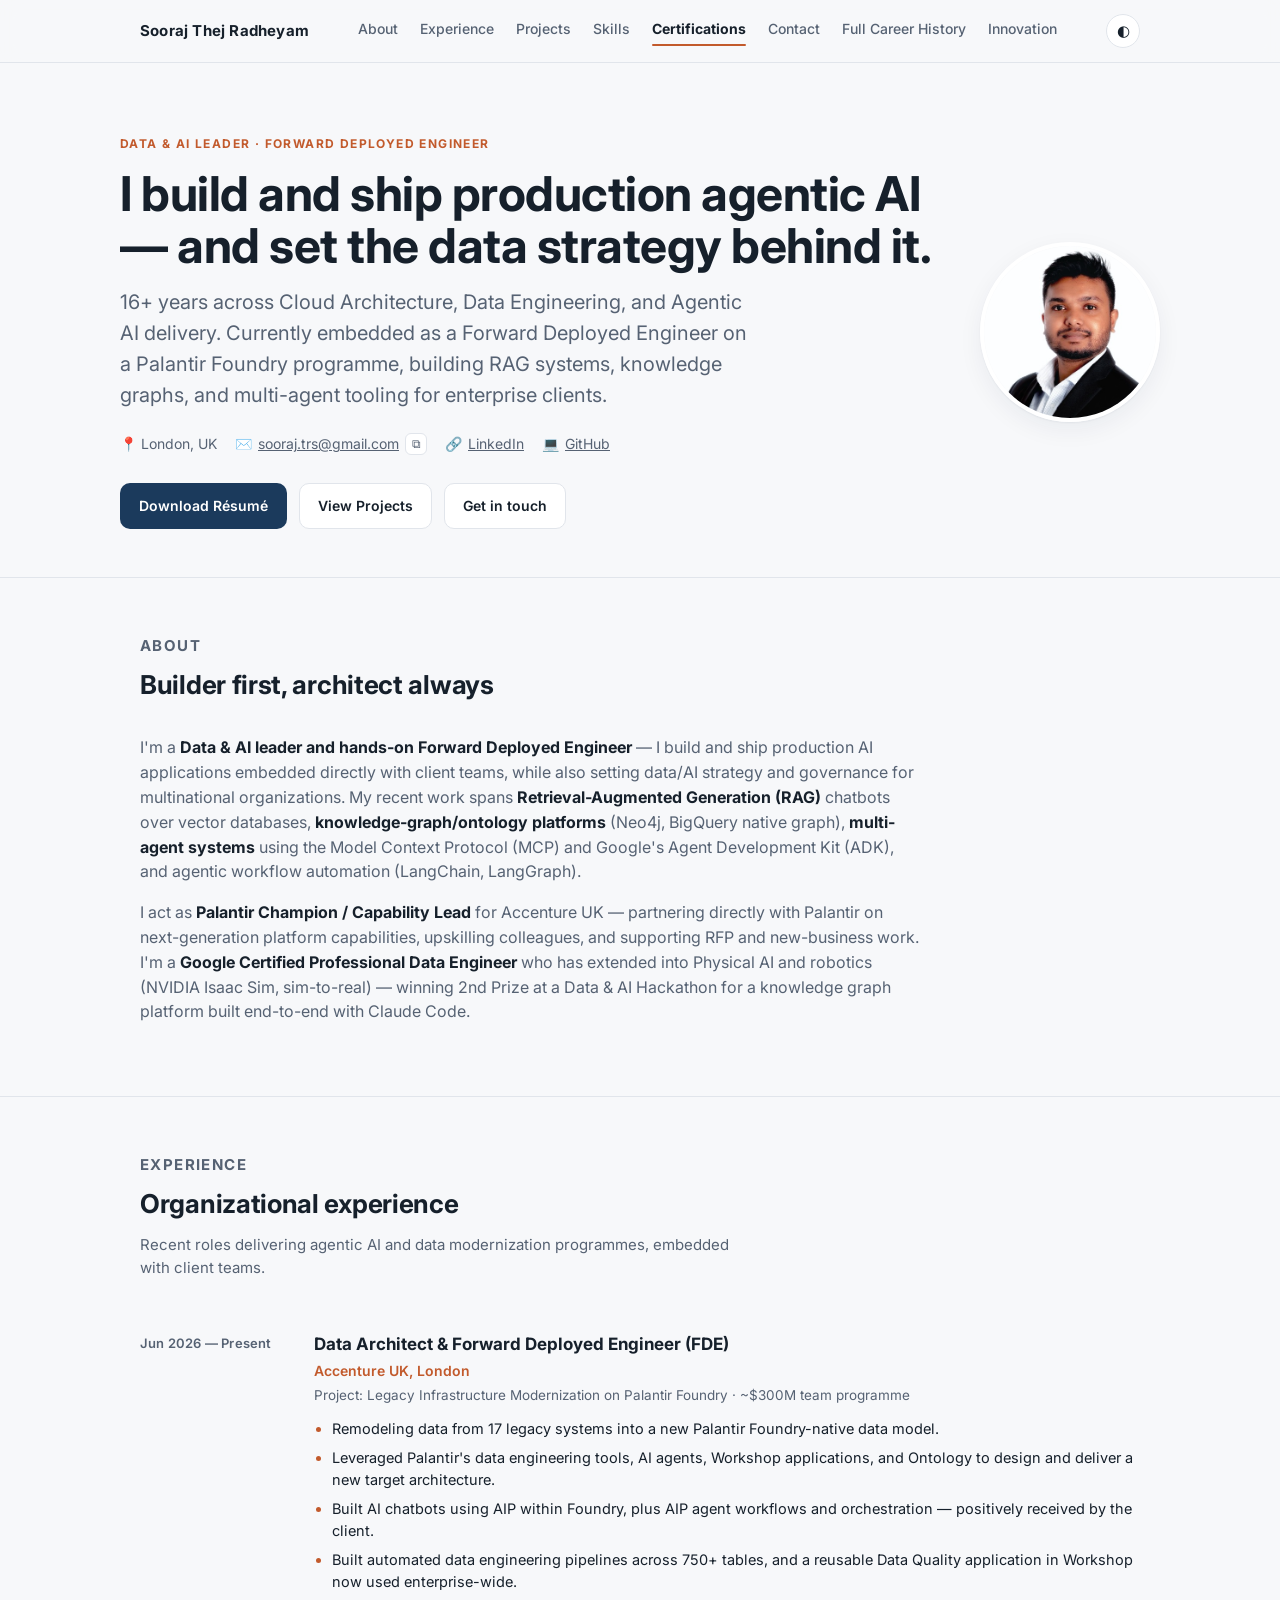
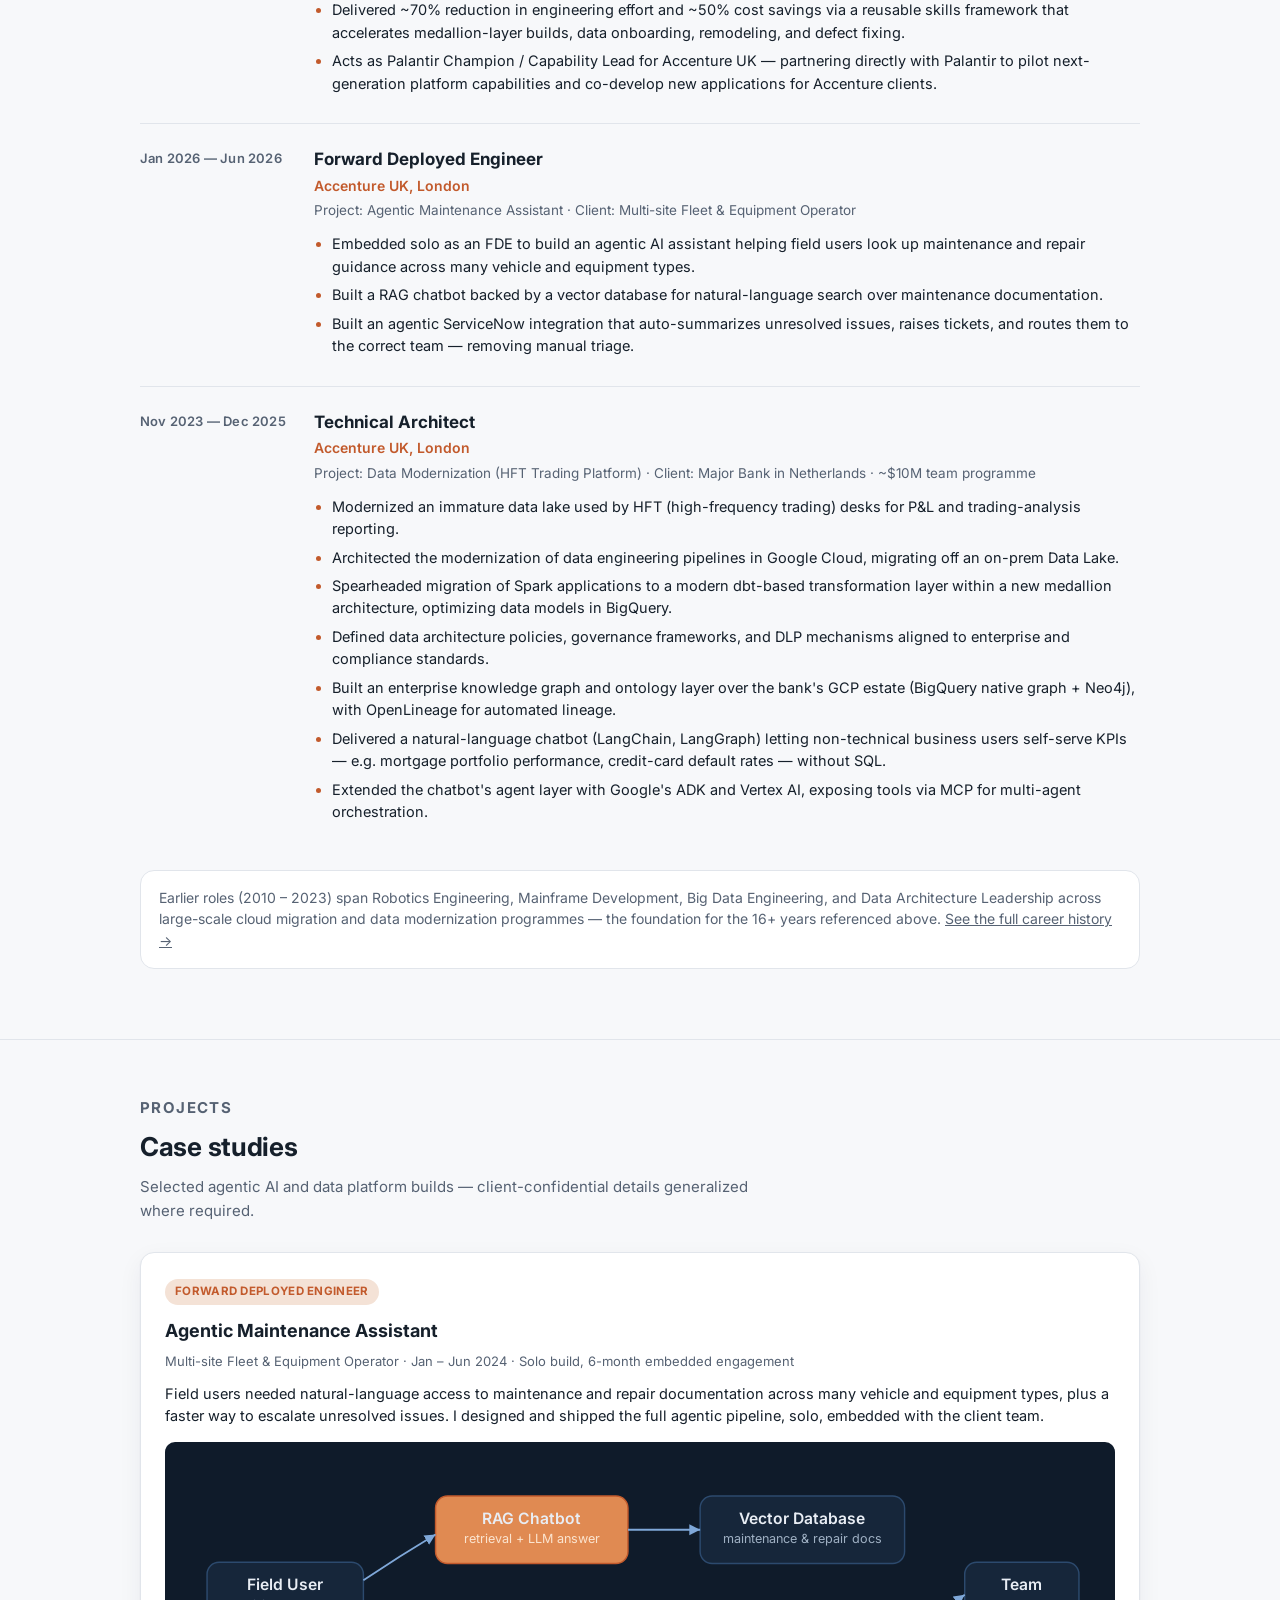
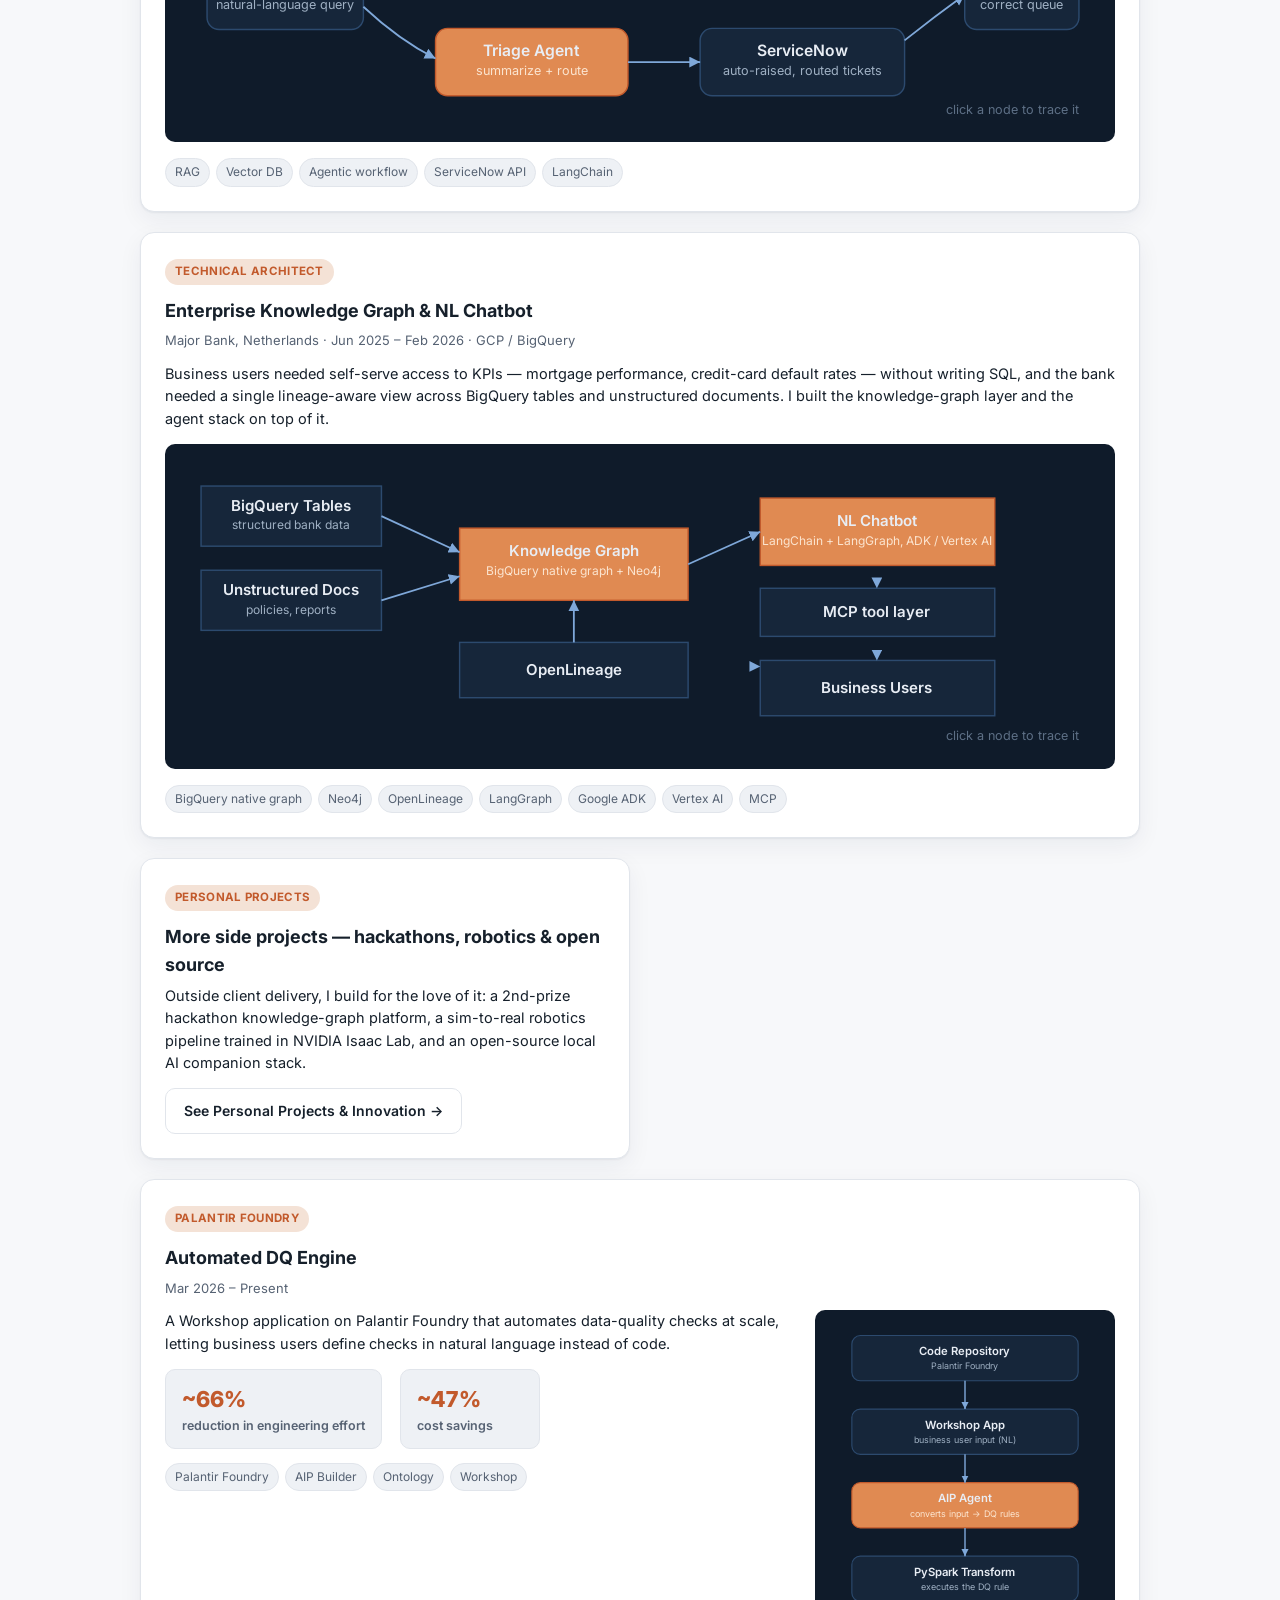
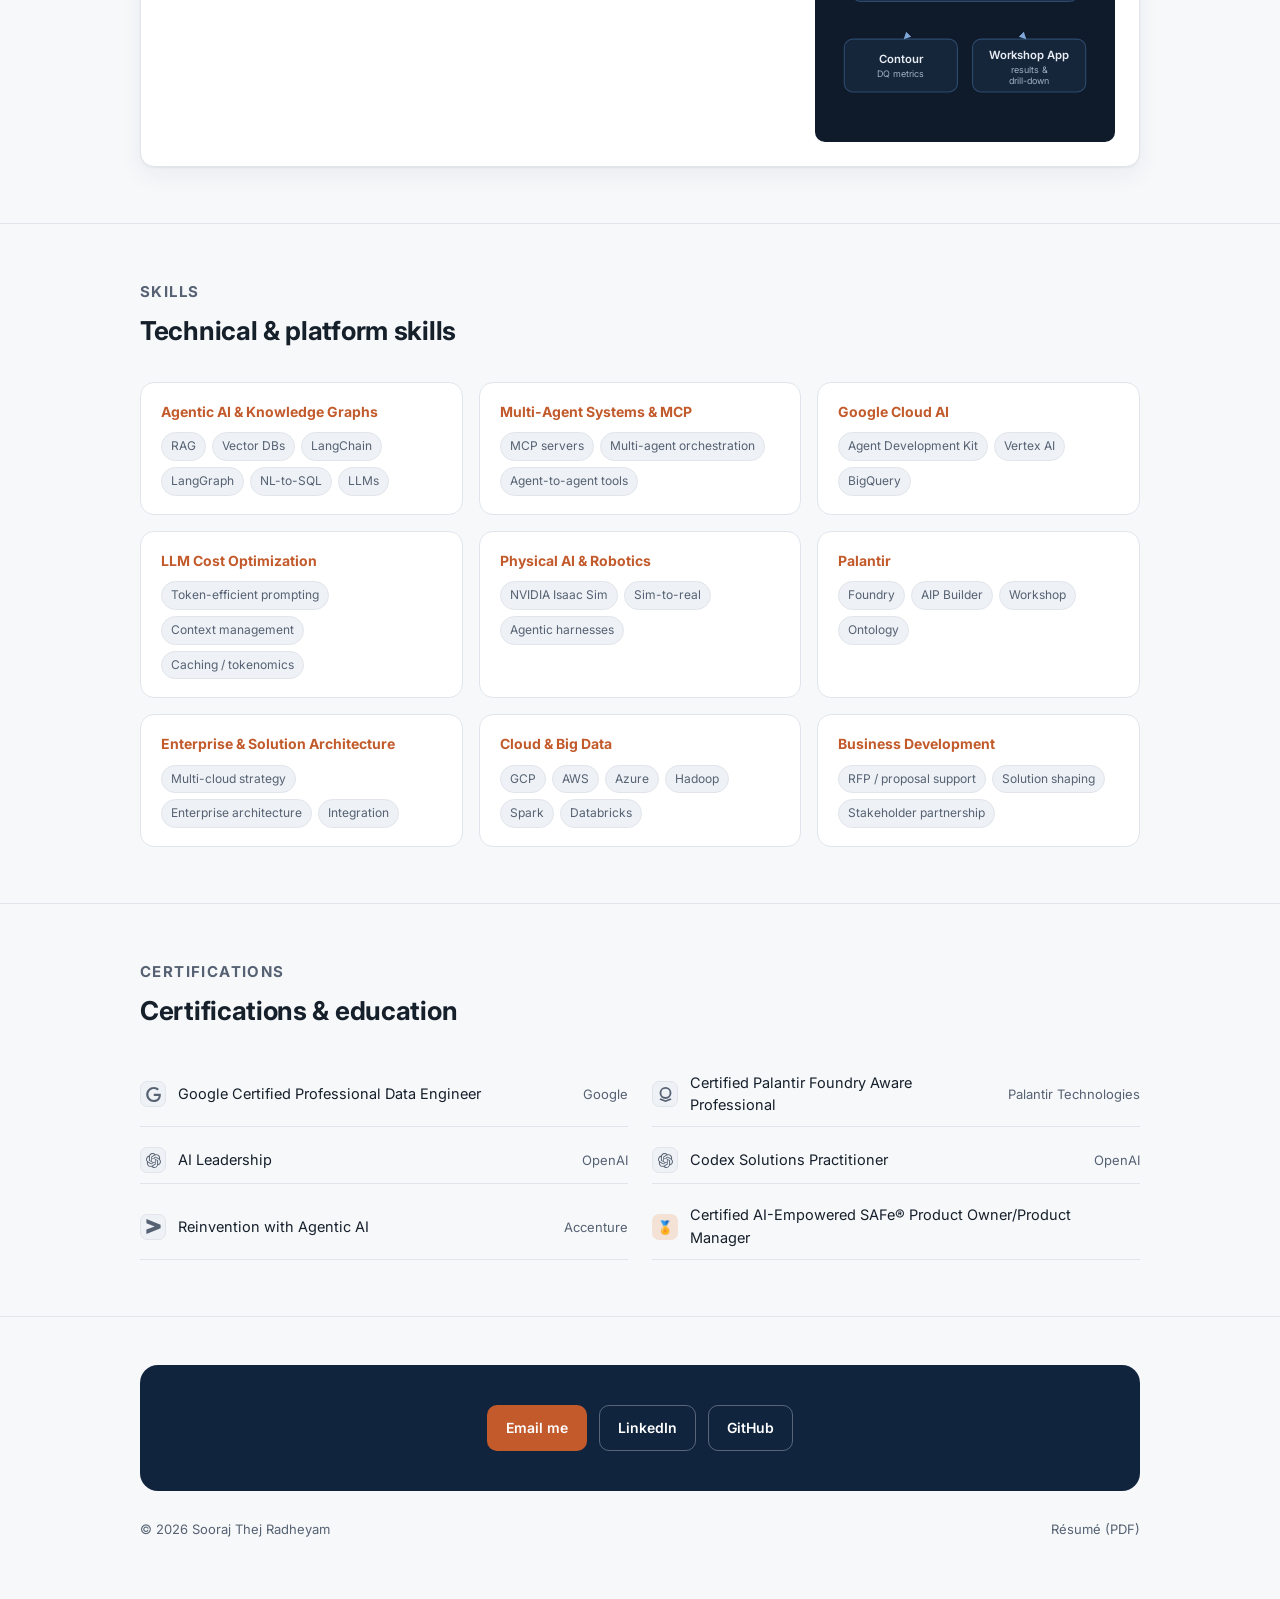
<file: index.html>
<!doctype html>
<html lang="en">
<head>
<meta charset="UTF-8" />
<meta name="viewport" content="width=device-width, initial-scale=1" />
<title>Sooraj Thej Radheyam — Data &amp; AI Leader / Forward Deployed Engineer</title>
<meta name="description" content="Sooraj Thej Radheyam — Data &amp; AI leader, Forward Deployed Engineer, and Solution Architect in London. Agentic AI, Palantir Foundry, knowledge graphs, and cloud data platforms, 16+ years." />
<meta name="robots" content="index, follow" />
<meta name="author" content="Sooraj Thej Radheyam" />
<link rel="canonical" href="https://soorajtrs.github.io/sooraj-portfolio/" />

<link rel="icon" href="assets/icons/favicon.svg" type="image/svg+xml">
<link rel="icon" href="assets/icons/favicon-32.png" sizes="32x32" type="image/png">
<link rel="apple-touch-icon" href="assets/icons/favicon-180.png">

<meta property="og:type" content="profile" />
<meta property="og:title" content="Sooraj Thej Radheyam — Data &amp; AI Leader / Forward Deployed Engineer" />
<meta property="og:description" content="Data &amp; AI leader and Forward Deployed Engineer building agentic AI, knowledge graphs, and cloud data platforms." />
<meta property="og:url" content="https://soorajtrs.github.io/sooraj-portfolio/" />
<meta property="og:image" content="https://soorajtrs.github.io/sooraj-portfolio/assets/profile.jpg" />
<meta property="og:site_name" content="Sooraj Thej Radheyam" />
<meta name="twitter:card" content="summary" />
<meta name="twitter:title" content="Sooraj Thej Radheyam — Data &amp; AI Leader / Forward Deployed Engineer" />
<meta name="twitter:description" content="Data &amp; AI leader and Forward Deployed Engineer building agentic AI, knowledge graphs, and cloud data platforms." />
<meta name="twitter:image" content="https://soorajtrs.github.io/sooraj-portfolio/assets/profile.jpg" />

<script type="application/ld+json">
{
  "@context": "https://schema.org",
  "@type": "Person",
  "name": "Sooraj Thej Radheyam",
  "url": "https://soorajtrs.github.io/sooraj-portfolio/",
  "image": "https://soorajtrs.github.io/sooraj-portfolio/assets/profile.jpg",
  "jobTitle": "Forward Deployed Engineer / Data & AI Leader",
  "description": "Data & AI leader and Forward Deployed Engineer with 16+ years in cloud architecture, data engineering, and agentic AI delivery.",
  "email": "mailto:sooraj.trs@gmail.com",
  "address": {
    "@type": "PostalAddress",
    "addressLocality": "London",
    "addressCountry": "UK"
  },
  "worksFor": {
    "@type": "Organization",
    "name": "Accenture"
  },
  "knowsAbout": [
    "Agentic AI",
    "Palantir Foundry",
    "Retrieval-Augmented Generation",
    "Knowledge Graphs",
    "Data Architecture",
    "Forward Deployed Engineering",
    "Google Cloud Platform",
    "LangChain",
    "LangGraph",
    "Data Modernization"
  ],
  "sameAs": [
    "https://www.linkedin.com/in/sooraj-thej-radheyam/",
    "https://github.com/soorajtrs"
  ]
}
</script>

<link rel="preconnect" href="https://fonts.googleapis.com">
<link rel="preconnect" href="https://fonts.gstatic.com" crossorigin>
<link href="https://fonts.googleapis.com/css2?family=Inter:wght@400;500;600;700;800&display=swap" rel="stylesheet">
<link rel="stylesheet" href="styles.css" />
</head>
<body>

<nav class="nav">
  <div class="nav-inner">
    <a class="nav-brand" href="#top">Sooraj Thej Radheyam</a>
    <button class="nav-toggle" id="navToggle" aria-label="Toggle menu">☰</button>
    <ul class="nav-links" id="navLinks">
      <li><a href="#about">About</a></li>
      <li><a href="#experience">Experience</a></li>
      <li><a href="#projects">Projects</a></li>
      <li><a href="#skills">Skills</a></li>
      <li><a href="#certifications">Certifications</a></li>
      <li><a href="#contact">Contact</a></li>
      <li><a href="experience.html">Full Career History</a></li>
      <li><a href="innovation.html">Innovation</a></li>
    </ul>
    <button class="theme-toggle" id="themeToggle" aria-label="Toggle dark mode">◐</button>
  </div>
</nav>

<main id="top">

  <section class="hero wrap">
    <div class="hero-grid">
      <div class="hero-copy reveal">
        <p class="eyebrow">Data &amp; AI Leader · Forward Deployed Engineer</p>
        <h1>I build and ship production agentic&nbsp;AI — and set the data strategy behind it.</h1>
        <p class="role">16+ years across Cloud Architecture, Data Engineering, and Agentic AI delivery. Currently embedded as a Forward Deployed Engineer on a Palantir Foundry programme, building RAG systems, knowledge graphs, and multi-agent tooling for enterprise clients.</p>
        <div class="hero-meta">
          <span>📍 London, UK</span>
          <span>✉️ <a href="mailto:sooraj.trs@gmail.com">sooraj.trs@gmail.com</a> <button type="button" class="copy-btn" data-copy="sooraj.trs@gmail.com" aria-label="Copy email address">⧉</button></span>
          <span>🔗 <a href="https://www.linkedin.com/in/sooraj-thej-radheyam/" target="_blank" rel="noopener">LinkedIn</a></span>
          <span>💻 <a href="https://github.com/soorajtrs" target="_blank" rel="noopener">GitHub</a></span>
        </div>
        <div class="hero-actions">
          <a class="btn btn-primary" href="assets/resume.pdf" target="_blank" rel="noopener">Download Résumé</a>
          <a class="btn btn-ghost" href="#projects">View Projects</a>
          <a class="btn btn-ghost" href="#contact">Get in touch</a>
        </div>
      </div>
      <div class="hero-photo reveal" style="transition-delay:.12s;">
        <img src="assets/profile.jpg" alt="Portrait of Sooraj Thej Radheyam" width="220" height="220" />
      </div>
    </div>
  </section>

  <section id="about">
    <div class="wrap">
      <div class="section-head reveal">
        <p class="eyebrow">About</p>
        <h2>Builder first, architect always</h2>
      </div>
      <p class="lede">
        I'm a <strong>Data &amp; AI leader and hands-on Forward Deployed Engineer</strong> — I build and ship
        production AI applications embedded directly with client teams, while also setting data/AI strategy and
        governance for multinational organizations. My recent work spans <strong>Retrieval-Augmented Generation
        (RAG)</strong> chatbots over vector databases, <strong>knowledge-graph/ontology platforms</strong> (Neo4j,
        BigQuery native graph), <strong>multi-agent systems</strong> using the Model Context Protocol (MCP) and
        Google's Agent Development Kit (ADK), and agentic workflow automation (LangChain, LangGraph).
      </p>
      <p class="lede" style="margin-top:14px;">
        I act as <strong>Palantir Champion / Capability Lead</strong> for Accenture UK — partnering directly with
        Palantir on next-generation platform capabilities, upskilling colleagues, and supporting RFP and new-business
        work. I'm a
        <strong>Google Certified Professional Data Engineer</strong> who has extended into Physical AI and robotics
        (NVIDIA Isaac Sim, sim-to-real) — winning 2nd Prize at a Data &amp; AI Hackathon for a knowledge graph
        platform built end-to-end with Claude Code.
      </p>
    </div>
  </section>

  <section id="experience">
    <div class="wrap">
      <div class="section-head reveal">
        <p class="eyebrow">Experience</p>
        <h2>Organizational experience</h2>
        <p>Recent roles delivering agentic AI and data modernization programmes, embedded with client teams.</p>
      </div>

      <div class="timeline">
        <div class="tl-item reveal">
          <div class="tl-date">Jun 2026 — Present</div>
          <div>
            <p class="tl-role">Data Architect &amp; Forward Deployed Engineer (FDE)</p>
            <p class="tl-org">Accenture UK, London</p>
            <p class="tl-client">Project: Legacy Infrastructure Modernization on Palantir Foundry · ~$300M team programme</p>
            <ul>
              <li>Remodeling data from 17 legacy systems into a new Palantir Foundry-native data model.</li>
              <li>Leveraged Palantir's data engineering tools, AI agents, Workshop applications, and Ontology to design and deliver a new target architecture.</li>
              <li>Built AI chatbots using AIP within Foundry, plus AIP agent workflows and orchestration — positively received by the client.</li>
              <li>Built automated data engineering pipelines across 750+ tables, and a reusable Data Quality application in Workshop now used enterprise-wide.</li>
              <li>Delivered ~70% reduction in engineering effort and ~50% cost savings via a reusable skills framework that accelerates medallion-layer builds, data onboarding, remodeling, and defect fixing.</li>
              <li>Acts as Palantir Champion / Capability Lead for Accenture UK — partnering directly with Palantir to pilot next-generation platform capabilities and co-develop new applications for Accenture clients.</li>
            </ul>
          </div>
        </div>

        <div class="tl-item reveal">
          <div class="tl-date">Jan 2026 — Jun 2026</div>
          <div>
            <p class="tl-role">Forward Deployed Engineer</p>
            <p class="tl-org">Accenture UK, London</p>
            <p class="tl-client">Project: Agentic Maintenance Assistant · Client: Multi-site Fleet &amp; Equipment Operator</p>
            <ul>
              <li>Embedded solo as an FDE to build an agentic AI assistant helping field users look up maintenance and repair guidance across many vehicle and equipment types.</li>
              <li>Built a RAG chatbot backed by a vector database for natural-language search over maintenance documentation.</li>
              <li>Built an agentic ServiceNow integration that auto-summarizes unresolved issues, raises tickets, and routes them to the correct team — removing manual triage.</li>
            </ul>
          </div>
        </div>

        <div class="tl-item reveal">
          <div class="tl-date">Nov 2023 — Dec 2025</div>
          <div>
            <p class="tl-role">Technical Architect</p>
            <p class="tl-org">Accenture UK, London</p>
            <p class="tl-client">Project: Data Modernization (HFT Trading Platform) · Client: Major Bank in Netherlands · ~$10M team programme</p>
            <ul>
              <li>Modernized an immature data lake used by HFT (high-frequency trading) desks for P&amp;L and trading-analysis reporting.</li>
              <li>Architected the modernization of data engineering pipelines in Google Cloud, migrating off an on-prem Data Lake.</li>
              <li>Spearheaded migration of Spark applications to a modern dbt-based transformation layer within a new medallion architecture, optimizing data models in BigQuery.</li>
              <li>Defined data architecture policies, governance frameworks, and DLP mechanisms aligned to enterprise and compliance standards.</li>
              <li>Built an enterprise knowledge graph and ontology layer over the bank's GCP estate (BigQuery native graph + Neo4j), with OpenLineage for automated lineage.</li>
              <li>Delivered a natural-language chatbot (LangChain, LangGraph) letting non-technical business users self-serve KPIs — e.g. mortgage portfolio performance, credit-card default rates — without SQL.</li>
              <li>Extended the chatbot's agent layer with Google's ADK and Vertex AI, exposing tools via MCP for multi-agent orchestration.</li>
            </ul>
          </div>
        </div>
      </div>

      <p class="tl-note">Earlier roles (2010 – 2023) span Robotics Engineering, Mainframe Development, Big Data Engineering, and Data Architecture Leadership across large-scale cloud migration and data modernization programmes — the foundation for the 16+ years referenced above. <a href="experience.html">See the full career history →</a></p>
    </div>
  </section>

  <section id="projects">
    <div class="wrap">
      <div class="section-head reveal">
        <p class="eyebrow">Projects</p>
        <h2>Case studies</h2>
        <p>Selected agentic AI and data platform builds — client-confidential details generalized where required.</p>
      </div>

      <div class="project-grid">

        <div class="card diagram-card reveal">
          <span class="card-tag">Forward Deployed Engineer</span>
          <h3>Agentic Maintenance Assistant</h3>
          <p class="meta">Multi-site Fleet &amp; Equipment Operator · Jan – Jun 2024 · Solo build, 6-month embedded engagement</p>
          <p>Field users needed natural-language access to maintenance and repair documentation across many vehicle and equipment types, plus a faster way to escalate unresolved issues. I designed and shipped the full agentic pipeline, solo, embedded with the client team.</p>

          <div class="diagram-wrap">
            <svg viewBox="0 0 760 220" xmlns="http://www.w3.org/2000/svg" role="img" aria-label="Architecture: field user queries a RAG chatbot backed by a vector database, and unresolved issues flow through an agent into ServiceNow">
              <defs>
                <marker id="arrow1" markerWidth="8" markerHeight="8" refX="6" refY="3" orient="auto"><path d="M0,0 L6,3 L0,6 Z" fill="#7fa8d9"/></marker>
              </defs>
              <style>
                .box{fill:#16263a;stroke:#2c4a6e;stroke-width:1.2;rx:10;}
                .lbl{fill:#e8edf4;font-family:Inter,sans-serif;font-size:13px;font-weight:600;}
                .sub{fill:#9fb0c3;font-family:Inter,sans-serif;font-size:10.5px;}
                .edge{stroke:#7fa8d9;stroke-width:1.5;fill:none;marker-end:url(#arrow1);}
                .accent{fill:#e08a52;stroke:#c25a2c;}
                .subA{fill:#fbe4cf;font-family:Inter,sans-serif;font-size:10.5px;}
              </style>

              <g class="dnode" data-id="n1" tabindex="0" role="button" aria-pressed="false">
                <rect x="20" y="85" width="130" height="56" class="box"/>
                <text x="85" y="108" class="lbl" text-anchor="middle">Field User</text>
                <text x="85" y="124" class="sub" text-anchor="middle">natural-language query</text>
              </g>

              <g class="dnode" data-id="n2" tabindex="0" role="button" aria-pressed="false">
                <rect x="210" y="30" width="160" height="56" class="box accent"/>
                <text x="290" y="53" class="lbl" text-anchor="middle">RAG Chatbot</text>
                <text x="290" y="69" class="subA" text-anchor="middle">retrieval + LLM answer</text>
              </g>

              <g class="dnode" data-id="n3" tabindex="0" role="button" aria-pressed="false">
                <rect x="430" y="30" width="170" height="56" class="box"/>
                <text x="515" y="53" class="lbl" text-anchor="middle">Vector Database</text>
                <text x="515" y="69" class="sub" text-anchor="middle">maintenance &amp; repair docs</text>
              </g>

              <g class="dnode" data-id="n4" tabindex="0" role="button" aria-pressed="false">
                <rect x="210" y="140" width="160" height="56" class="box accent"/>
                <text x="290" y="163" class="lbl" text-anchor="middle">Triage Agent</text>
                <text x="290" y="179" class="subA" text-anchor="middle">summarize + route</text>
              </g>

              <g class="dnode" data-id="n5" tabindex="0" role="button" aria-pressed="false">
                <rect x="430" y="140" width="170" height="56" class="box"/>
                <text x="515" y="163" class="lbl" text-anchor="middle">ServiceNow</text>
                <text x="515" y="179" class="sub" text-anchor="middle">auto-raised, routed tickets</text>
              </g>

              <g class="dnode" data-id="n6" tabindex="0" role="button" aria-pressed="false">
                <rect x="650" y="85" width="95" height="56" class="box"/>
                <text x="697" y="108" class="lbl" text-anchor="middle">Team</text>
                <text x="697" y="124" class="sub" text-anchor="middle">correct queue</text>
              </g>

              <path d="M150,100 Q180,80 210,62" data-from="n1" data-to="n2" class="edge dline"/>
              <path d="M150,122 Q180,150 210,165" data-from="n1" data-to="n4" class="edge dline"/>
              <path d="M370,58 L430,58" data-from="n2" data-to="n3" class="edge dline"/>
              <path d="M370,168 L430,168" data-from="n4" data-to="n5" class="edge dline"/>
              <path d="M600,150 Q625,130 650,112" data-from="n5" data-to="n6" class="edge dline"/>
              <text x="745" y="211" text-anchor="end" class="diagram-hint">click a node to trace it</text>
            </svg>
          </div>

          <div class="pill-row">
            <span class="pill">RAG</span><span class="pill">Vector DB</span><span class="pill">Agentic workflow</span><span class="pill">ServiceNow API</span><span class="pill">LangChain</span>
          </div>
        </div>

        <div class="card diagram-card reveal">
          <span class="card-tag">Technical Architect</span>
          <h3>Enterprise Knowledge Graph &amp; NL Chatbot</h3>
          <p class="meta">Major Bank, Netherlands · Jun 2025 – Feb 2026 · GCP / BigQuery</p>
          <p>Business users needed self-serve access to KPIs — mortgage performance, credit-card default rates — without writing SQL, and the bank needed a single lineage-aware view across BigQuery tables and unstructured documents. I built the knowledge-graph layer and the agent stack on top of it.</p>

          <div class="diagram-wrap">
            <svg viewBox="0 0 760 240" xmlns="http://www.w3.org/2000/svg" role="img" aria-label="Architecture: BigQuery tables and documents feed a knowledge graph built on BigQuery native graph and Neo4j, with OpenLineage tracking lineage, serving a LangGraph chatbot exposed via MCP to business users">
              <defs>
                <marker id="arrow2" markerWidth="8" markerHeight="8" refX="6" refY="3" orient="auto"><path d="M0,0 L6,3 L0,6 Z" fill="#7fa8d9"/></marker>
              </defs>
              <style>
                .box2{fill:#16263a;stroke:#2c4a6e;stroke-width:1.2;}
                .lbl2{fill:#e8edf4;font-family:Inter,sans-serif;font-size:12.5px;font-weight:600;}
                .sub2{fill:#9fb0c3;font-family:Inter,sans-serif;font-size:10px;}
                .edge2{stroke:#7fa8d9;stroke-width:1.5;fill:none;marker-end:url(#arrow2);}
                .accent2{fill:#e08a52;stroke:#c25a2c;}
                .sub2A{fill:#fbe4cf;font-family:Inter,sans-serif;font-size:10px;}
              </style>

              <g class="dnode" data-id="n1" tabindex="0" role="button" aria-pressed="false">
                <rect x="15" y="20" width="150" height="50" class="box2"/>
                <text x="90" y="41" class="lbl2" text-anchor="middle">BigQuery Tables</text>
                <text x="90" y="56" class="sub2" text-anchor="middle">structured bank data</text>
              </g>

              <g class="dnode" data-id="n2" tabindex="0" role="button" aria-pressed="false">
                <rect x="15" y="90" width="150" height="50" class="box2"/>
                <text x="90" y="111" class="lbl2" text-anchor="middle">Unstructured Docs</text>
                <text x="90" y="126" class="sub2" text-anchor="middle">policies, reports</text>
              </g>

              <g class="dnode" data-id="n3" tabindex="0" role="button" aria-pressed="false">
                <rect x="230" y="55" width="190" height="60" class="box2 accent2"/>
                <text x="325" y="78" class="lbl2" text-anchor="middle">Knowledge Graph</text>
                <text x="325" y="94" class="sub2A" text-anchor="middle">BigQuery native graph + Neo4j</text>
              </g>

              <g class="dnode" data-id="n4" tabindex="0" role="button" aria-pressed="false">
                <rect x="230" y="150" width="190" height="46" class="box2"/>
                <text x="325" y="177" class="lbl2" text-anchor="middle">OpenLineage</text>
                <text x="325" y="150" class="sub2" text-anchor="middle"> </text>
              </g>

              <g class="dnode" data-id="n5" tabindex="0" role="button" aria-pressed="false">
                <rect x="480" y="30" width="195" height="56" class="box2 accent2"/>
                <text x="577" y="53" class="lbl2" text-anchor="middle">NL Chatbot</text>
                <text x="577" y="69" class="sub2A" text-anchor="middle">LangChain + LangGraph, ADK / Vertex AI</text>
              </g>

              <g class="dnode" data-id="n6" tabindex="0" role="button" aria-pressed="false">
                <rect x="480" y="105" width="195" height="40" class="box2"/>
                <text x="577" y="129" class="lbl2" text-anchor="middle">MCP tool layer</text>
              </g>

              <g class="dnode" data-id="n7" tabindex="0" role="button" aria-pressed="false">
                <rect x="480" y="165" width="195" height="46" class="box2"/>
                <text x="577" y="192" class="lbl2" text-anchor="middle">Business Users</text>
                <text x="577" y="177" class="sub2" text-anchor="middle"> </text>
              </g>

              <path d="M165,45 L230,75" data-from="n1" data-to="n3" class="edge2 dline"/>
              <path d="M165,115 L230,95" data-from="n2" data-to="n3" class="edge2 dline"/>
              <path d="M420,85 L480,58" data-from="n3" data-to="n5" class="edge2 dline"/>
              <path d="M325,150 L325,115" data-from="n4" data-to="n3" class="edge2 dline"/>
              <path d="M420,170 L480,170" data-from="n4" data-to="n7" class="edge2 dline"/>
              <path d="M577,86 L577,105" data-from="n5" data-to="n6" class="edge2 dline"/>
              <path d="M577,145 L577,165" data-from="n6" data-to="n7" class="edge2 dline"/>
              <text x="745" y="231" text-anchor="end" class="diagram-hint">click a node to trace it</text>
            </svg>
          </div>

          <div class="pill-row">
            <span class="pill">BigQuery native graph</span><span class="pill">Neo4j</span><span class="pill">OpenLineage</span><span class="pill">LangGraph</span><span class="pill">Google ADK</span><span class="pill">Vertex AI</span><span class="pill">MCP</span>
          </div>
        </div>

        <div class="card reveal">
          <span class="card-tag">Personal Projects</span>
          <h3>More side projects — hackathons, robotics &amp; open source</h3>
          <p>Outside client delivery, I build for the love of it: a 2nd-prize hackathon knowledge-graph platform, a sim-to-real robotics pipeline trained in NVIDIA Isaac Lab, and an open-source local AI companion stack.</p>
          <a class="btn btn-ghost" href="innovation.html">See Personal Projects &amp; Innovation →</a>
        </div>

        <div class="card diagram-card reveal">
          <span class="card-tag">Palantir Foundry</span>
          <h3>Automated DQ Engine</h3>
          <p class="meta">Mar 2026 – Present</p>
          <div class="card-split">
            <div class="card-split-text">
              <p>A Workshop application on Palantir Foundry that automates data-quality checks at scale, letting business users define checks in natural language instead of code.</p>
              <div class="impact-row">
                <div class="impact"><div class="num counter" data-prefix="~" data-target="70" data-suffix="%">0%</div><div class="lbl">reduction in engineering effort</div></div>
                <div class="impact"><div class="num counter" data-prefix="~" data-target="50" data-suffix="%">0%</div><div class="lbl">cost savings</div></div>
              </div>
              <div class="pill-row" style="margin-top:14px;">
                <span class="pill">Palantir Foundry</span><span class="pill">AIP Builder</span><span class="pill">Ontology</span><span class="pill">Workshop</span>
              </div>
            </div>
            <div class="card-split-diagram">
              <div class="diagram-wrap">
                <svg viewBox="0 0 280 420" xmlns="http://www.w3.org/2000/svg" role="img" aria-label="Process flow: a Palantir code repository feeds the Workshop app, where a business user's natural-language input is converted by an AIP agent into data-quality rules, executed as a PySpark transform, with metrics exported to Contour and back to the Workshop app">
                  <defs>
                    <marker id="arrow4" markerWidth="7" markerHeight="7" refX="5" refY="2.5" orient="auto"><path d="M0,0 L5,2.5 L0,5 Z" fill="#7fa8d9"/></marker>
                  </defs>
                  <style>
                    .box4{fill:#16263a;stroke:#2c4a6e;stroke-width:1.2;}
                    .lbl4{fill:#e8edf4;font-family:Inter,sans-serif;font-size:12px;font-weight:600;}
                    .sub4{fill:#9fb0c3;font-family:Inter,sans-serif;font-size:9.5px;}
                    .subA4{fill:#fbe4cf;font-family:Inter,sans-serif;font-size:9.5px;}
                    .edge4{stroke:#7fa8d9;stroke-width:1.5;fill:none;marker-end:url(#arrow4);}
                    .accent4{fill:#e08a52;stroke:#c25a2c;}
                  </style>

                  <g class="dnode" data-id="n1" tabindex="0" role="button" aria-pressed="false">
                    <rect x="20" y="8" width="240" height="48" rx="9" class="box4"/>
                    <text x="140" y="29" class="lbl4" text-anchor="middle">Code Repository</text>
                    <text x="140" y="44" class="sub4" text-anchor="middle">Palantir Foundry</text>
                  </g>

                  <g class="dnode" data-id="n2" tabindex="0" role="button" aria-pressed="false">
                    <rect x="20" y="86" width="240" height="48" rx="9" class="box4"/>
                    <text x="140" y="107" class="lbl4" text-anchor="middle">Workshop App</text>
                    <text x="140" y="122" class="sub4" text-anchor="middle">business user input (NL)</text>
                  </g>

                  <g class="dnode" data-id="n3" tabindex="0" role="button" aria-pressed="false">
                    <rect x="20" y="164" width="240" height="48" rx="9" class="box4 accent4"/>
                    <text x="140" y="185" class="lbl4" text-anchor="middle">AIP Agent</text>
                    <text x="140" y="200" class="subA4" text-anchor="middle">converts input → DQ rules</text>
                  </g>

                  <g class="dnode" data-id="n4" tabindex="0" role="button" aria-pressed="false">
                    <rect x="20" y="242" width="240" height="48" rx="9" class="box4"/>
                    <text x="140" y="263" class="lbl4" text-anchor="middle">PySpark Transform</text>
                    <text x="140" y="278" class="sub4" text-anchor="middle">executes the DQ rule</text>
                  </g>

                  <g class="dnode" data-id="n5" tabindex="0" role="button" aria-pressed="false">
                    <rect x="12" y="330" width="120" height="56" rx="9" class="box4"/>
                    <text x="72" y="355" class="lbl4" text-anchor="middle">Contour</text>
                    <text x="72" y="370" class="sub4" text-anchor="middle">DQ metrics</text>
                  </g>

                  <g class="dnode" data-id="n6" tabindex="0" role="button" aria-pressed="false">
                    <rect x="148" y="330" width="120" height="56" rx="9" class="box4"/>
                    <text x="208" y="351" class="lbl4" text-anchor="middle">Workshop App</text>
                    <text x="208" y="366" class="sub4" text-anchor="middle">results &amp;</text>
                    <text x="208" y="378" class="sub4" text-anchor="middle">drill-down</text>
                  </g>

                  <path d="M140,56 L140,86" data-from="n1" data-to="n2" class="edge4 dline"/>
                  <path d="M140,134 L140,164" data-from="n2" data-to="n3" class="edge4 dline"/>
                  <path d="M140,212 L140,242" data-from="n3" data-to="n4" class="edge4 dline"/>
                  <path d="M120,290 Q95,310 75,330" data-from="n4" data-to="n5" class="edge4 dline"/>
                  <path d="M160,290 Q185,310 205,330" data-from="n4" data-to="n6" class="edge4 dline"/>
                </svg>
              </div>
            </div>
          </div>
        </div>

      </div>
    </div>
  </section>

  <section id="skills">
    <div class="wrap">
      <div class="section-head reveal">
        <p class="eyebrow">Skills</p>
        <h2>Technical &amp; platform skills</h2>
      </div>
      <div class="skills-grid">
        <div class="skill-group reveal">
          <h4>Agentic AI &amp; Knowledge Graphs</h4>
          <div class="pill-row">
            <span class="pill">RAG</span><span class="pill">Vector DBs</span><span class="pill">LangChain</span><span class="pill">LangGraph</span><span class="pill">NL-to-SQL</span><span class="pill">LLMs</span>
          </div>
        </div>
        <div class="skill-group reveal">
          <h4>Multi-Agent Systems &amp; MCP</h4>
          <div class="pill-row">
            <span class="pill">MCP servers</span><span class="pill">Multi-agent orchestration</span><span class="pill">Agent-to-agent tools</span>
          </div>
        </div>
        <div class="skill-group reveal">
          <h4>Google Cloud AI</h4>
          <div class="pill-row">
            <span class="pill">Agent Development Kit</span><span class="pill">Vertex AI</span><span class="pill">BigQuery</span>
          </div>
        </div>
        <div class="skill-group reveal">
          <h4>LLM Cost Optimization</h4>
          <div class="pill-row">
            <span class="pill">Token-efficient prompting</span><span class="pill">Context management</span><span class="pill">Caching / tokenomics</span>
          </div>
        </div>
        <div class="skill-group reveal">
          <h4>Physical AI &amp; Robotics</h4>
          <div class="pill-row">
            <span class="pill">NVIDIA Isaac Sim</span><span class="pill">Sim-to-real</span><span class="pill">Agentic harnesses</span>
          </div>
        </div>
        <div class="skill-group reveal">
          <h4>Palantir</h4>
          <div class="pill-row">
            <span class="pill">Foundry</span><span class="pill">AIP Builder</span><span class="pill">Workshop</span><span class="pill">Ontology</span>
          </div>
        </div>
        <div class="skill-group reveal">
          <h4>Enterprise &amp; Solution Architecture</h4>
          <div class="pill-row">
            <span class="pill">Multi-cloud strategy</span><span class="pill">Enterprise architecture</span><span class="pill">Integration</span>
          </div>
        </div>
        <div class="skill-group reveal">
          <h4>Cloud &amp; Big Data</h4>
          <div class="pill-row">
            <span class="pill">GCP</span><span class="pill">AWS</span><span class="pill">Azure</span><span class="pill">Hadoop</span><span class="pill">Spark</span><span class="pill">Databricks</span>
          </div>
        </div>
        <div class="skill-group reveal">
          <h4>Business Development</h4>
          <div class="pill-row">
            <span class="pill">RFP / proposal support</span><span class="pill">Solution shaping</span><span class="pill">Stakeholder partnership</span>
          </div>
        </div>
      </div>
    </div>
  </section>

  <section id="certifications">
    <div class="wrap">
      <div class="section-head reveal">
        <p class="eyebrow">Certifications</p>
        <h2>Certifications &amp; education</h2>
      </div>
      <ul class="cert-list">
        <li>
          <span class="cert-logo" aria-hidden="true"><svg role="img" viewBox="0 0 24 24" xmlns="http://www.w3.org/2000/svg" fill="currentColor"><title>Google</title><path d="M12.48 10.92v3.28h7.84c-.24 1.84-.853 3.187-1.787 4.133-1.147 1.147-2.933 2.4-6.053 2.4-4.827 0-8.6-3.893-8.6-8.72s3.773-8.72 8.6-8.72c2.6 0 4.507 1.027 5.907 2.347l2.307-2.307C18.747 1.44 16.133 0 12.48 0 5.867 0 .307 5.387.307 12s5.56 12 12.173 12c3.573 0 6.267-1.173 8.373-3.36 2.16-2.16 2.84-5.213 2.84-7.667 0-.76-.053-1.467-.173-2.053H12.48z"/></svg></span>
          <span class="cert-name">Google Certified Professional Data Engineer</span>
          <span class="org">Google</span>
        </li>
        <li>
          <span class="cert-logo" aria-hidden="true"><svg role="img" viewBox="0 0 24 24" xmlns="http://www.w3.org/2000/svg" fill="currentColor"><title>Palantir</title><path d="M20.147 18L12 21.178 3.853 18 2.5 20.343 12 24l9.5-3.657L20.147 18zM12 0a9.5 9.5 0 1 0 0 19 9.5 9.5 0 0 0 0-19zm0 16.078a6.568 6.568 0 1 1 0-13.136 6.568 6.568 0 0 1 0 13.136z"/></svg></span>
          <span class="cert-name">Certified Palantir Foundry Aware Professional</span>
          <span class="org">Palantir Technologies</span>
        </li>
        <li>
          <span class="cert-logo" aria-hidden="true"><svg role="img" viewBox="0 0 24 24" xmlns="http://www.w3.org/2000/svg" fill="currentColor"><title>OpenAI</title><path d="M22.2819 9.8211a5.9847 5.9847 0 0 0-.5157-4.9108 6.0462 6.0462 0 0 0-6.5098-2.9A6.0651 6.0651 0 0 0 4.9807 4.1818a5.9847 5.9847 0 0 0-3.9977 2.9 6.0462 6.0462 0 0 0 .7427 7.0966 5.98 5.98 0 0 0 .511 4.9107 6.051 6.051 0 0 0 6.5146 2.9001A5.9847 5.9847 0 0 0 13.2599 24a6.0557 6.0557 0 0 0 5.7718-4.2058 5.9894 5.9894 0 0 0 3.9977-2.9001 6.0557 6.0557 0 0 0-.7475-7.0729zm-9.022 12.6081a4.4755 4.4755 0 0 1-2.8764-1.0408l.1419-.0804 4.7783-2.7582a.7948.7948 0 0 0 .3927-.6813v-6.7369l2.02 1.1686a.071.071 0 0 1 .038.052v5.5826a4.504 4.504 0 0 1-4.4945 4.4944zm-9.6607-4.1254a4.4708 4.4708 0 0 1-.5346-3.0137l.142.0852 4.783 2.7582a.7712.7712 0 0 0 .7806 0l5.8428-3.3685v2.3324a.0804.0804 0 0 1-.0332.0615L9.74 19.9502a4.4992 4.4992 0 0 1-6.1408-1.6464zM2.3408 7.8956a4.485 4.485 0 0 1 2.3655-1.9728V11.6a.7664.7664 0 0 0 .3879.6765l5.8144 3.3543-2.0201 1.1685a.0757.0757 0 0 1-.071 0l-4.8303-2.7865A4.504 4.504 0 0 1 2.3408 7.872zm16.5963 3.8558L13.1038 8.364 15.1192 7.2a.0757.0757 0 0 1 .071 0l4.8303 2.7913a4.4944 4.4944 0 0 1-.6765 8.1042v-5.6772a.79.79 0 0 0-.407-.667zm2.0107-3.0231l-.142-.0852-4.7735-2.7818a.7759.7759 0 0 0-.7854 0L9.409 9.2297V6.8974a.0662.0662 0 0 1 .0284-.0615l4.8303-2.7866a4.4992 4.4992 0 0 1 6.6802 4.66zM8.3065 12.863l-2.02-1.1638a.0804.0804 0 0 1-.038-.0567V6.0742a4.4992 4.4992 0 0 1 7.3757-3.4537l-.142.0805L8.704 5.459a.7948.7948 0 0 0-.3927.6813zm1.0976-2.3654l2.602-1.4998 2.6069 1.4998v2.9994l-2.5974 1.4997-2.6067-1.4997Z"/></svg></span>
          <span class="cert-name">AI Leadership</span>
          <span class="org">OpenAI</span>
        </li>
        <li>
          <span class="cert-logo" aria-hidden="true"><svg role="img" viewBox="0 0 24 24" xmlns="http://www.w3.org/2000/svg" fill="currentColor"><title>OpenAI</title><path d="M22.2819 9.8211a5.9847 5.9847 0 0 0-.5157-4.9108 6.0462 6.0462 0 0 0-6.5098-2.9A6.0651 6.0651 0 0 0 4.9807 4.1818a5.9847 5.9847 0 0 0-3.9977 2.9 6.0462 6.0462 0 0 0 .7427 7.0966 5.98 5.98 0 0 0 .511 4.9107 6.051 6.051 0 0 0 6.5146 2.9001A5.9847 5.9847 0 0 0 13.2599 24a6.0557 6.0557 0 0 0 5.7718-4.2058 5.9894 5.9894 0 0 0 3.9977-2.9001 6.0557 6.0557 0 0 0-.7475-7.0729zm-9.022 12.6081a4.4755 4.4755 0 0 1-2.8764-1.0408l.1419-.0804 4.7783-2.7582a.7948.7948 0 0 0 .3927-.6813v-6.7369l2.02 1.1686a.071.071 0 0 1 .038.052v5.5826a4.504 4.504 0 0 1-4.4945 4.4944zm-9.6607-4.1254a4.4708 4.4708 0 0 1-.5346-3.0137l.142.0852 4.783 2.7582a.7712.7712 0 0 0 .7806 0l5.8428-3.3685v2.3324a.0804.0804 0 0 1-.0332.0615L9.74 19.9502a4.4992 4.4992 0 0 1-6.1408-1.6464zM2.3408 7.8956a4.485 4.485 0 0 1 2.3655-1.9728V11.6a.7664.7664 0 0 0 .3879.6765l5.8144 3.3543-2.0201 1.1685a.0757.0757 0 0 1-.071 0l-4.8303-2.7865A4.504 4.504 0 0 1 2.3408 7.872zm16.5963 3.8558L13.1038 8.364 15.1192 7.2a.0757.0757 0 0 1 .071 0l4.8303 2.7913a4.4944 4.4944 0 0 1-.6765 8.1042v-5.6772a.79.79 0 0 0-.407-.667zm2.0107-3.0231l-.142-.0852-4.7735-2.7818a.7759.7759 0 0 0-.7854 0L9.409 9.2297V6.8974a.0662.0662 0 0 1 .0284-.0615l4.8303-2.7866a4.4992 4.4992 0 0 1 6.6802 4.66zM8.3065 12.863l-2.02-1.1638a.0804.0804 0 0 1-.038-.0567V6.0742a4.4992 4.4992 0 0 1 7.3757-3.4537l-.142.0805L8.704 5.459a.7948.7948 0 0 0-.3927.6813zm1.0976-2.3654l2.602-1.4998 2.6069 1.4998v2.9994l-2.5974 1.4997-2.6067-1.4997Z"/></svg></span>
          <span class="cert-name">Codex Solutions Practitioner</span>
          <span class="org">OpenAI</span>
        </li>
        <li>
          <span class="cert-logo" aria-hidden="true"><svg role="img" viewBox="0 0 24 24" xmlns="http://www.w3.org/2000/svg" fill="currentColor"><title>Accenture</title><path d="m.66 16.95 13.242-4.926L.66 6.852V0l22.68 9.132v5.682L.66 24Z"/></svg></span>
          <span class="cert-name">Reinvention with Agentic AI</span>
          <span class="org">Accenture</span>
        </li>
        <li>
          <span class="cert-logo cert-logo-generic" aria-hidden="true">🏅</span>
          <span class="cert-name">Certified AI-Empowered SAFe® Product Owner/Product Manager</span>
          <span class="org"></span>
        </li>
      </ul>
    </div>
  </section>

  <footer id="contact">
    <div class="wrap">
      <div class="contact-box reveal">
        <div class="hero-actions">
          <a class="btn btn-primary" href="mailto:sooraj.trs@gmail.com">Email me</a>
          <a class="btn btn-ghost" href="https://www.linkedin.com/in/sooraj-thej-radheyam/" target="_blank" rel="noopener">LinkedIn</a>
          <a class="btn btn-ghost" href="https://github.com/soorajtrs" target="_blank" rel="noopener">GitHub</a>
        </div>
      </div>
      <div class="foot-meta">
        <span>© <span id="year"></span> Sooraj Thej Radheyam</span>
        <a href="assets/resume.pdf" target="_blank" rel="noopener">Résumé (PDF)</a>
      </div>
    </div>
  </footer>

</main>

<button type="button" id="backToTop" aria-label="Back to top">↑</button>

<script src="script.js"></script>
</body>
</html>
</file>
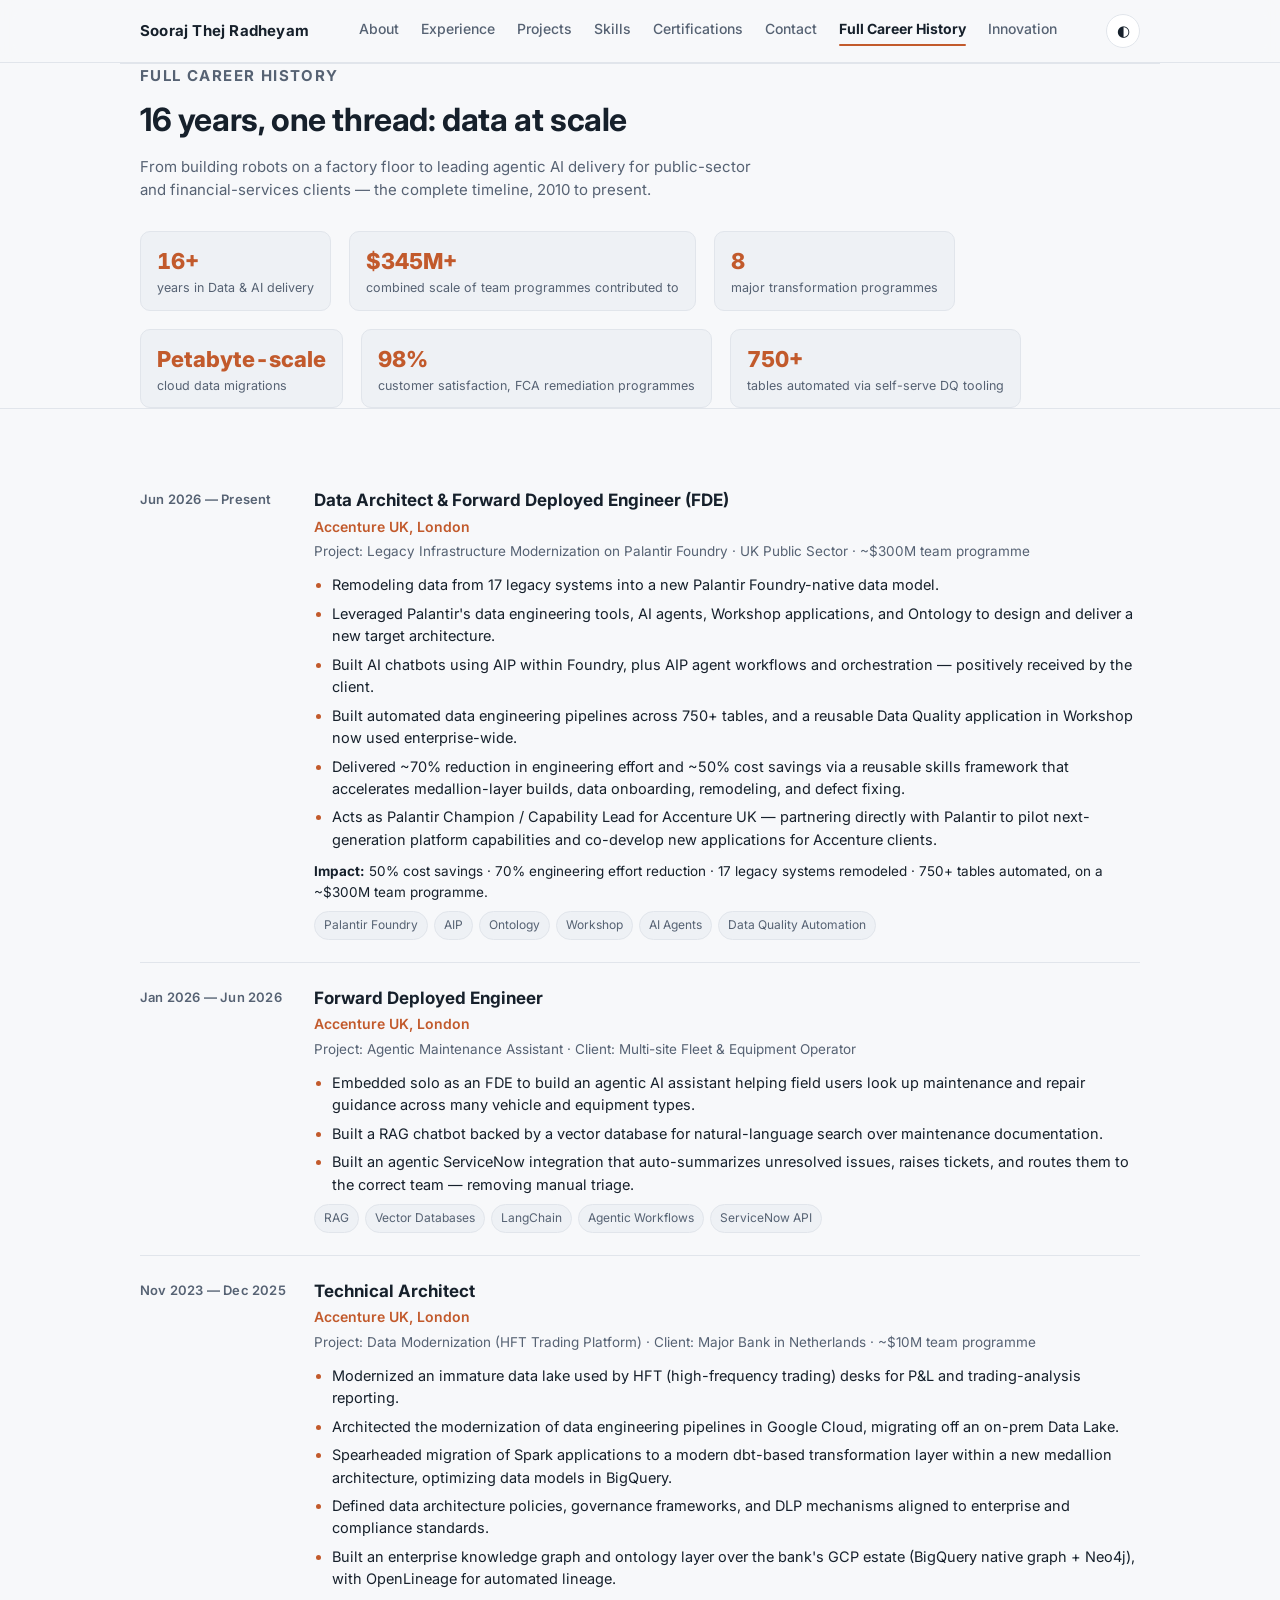
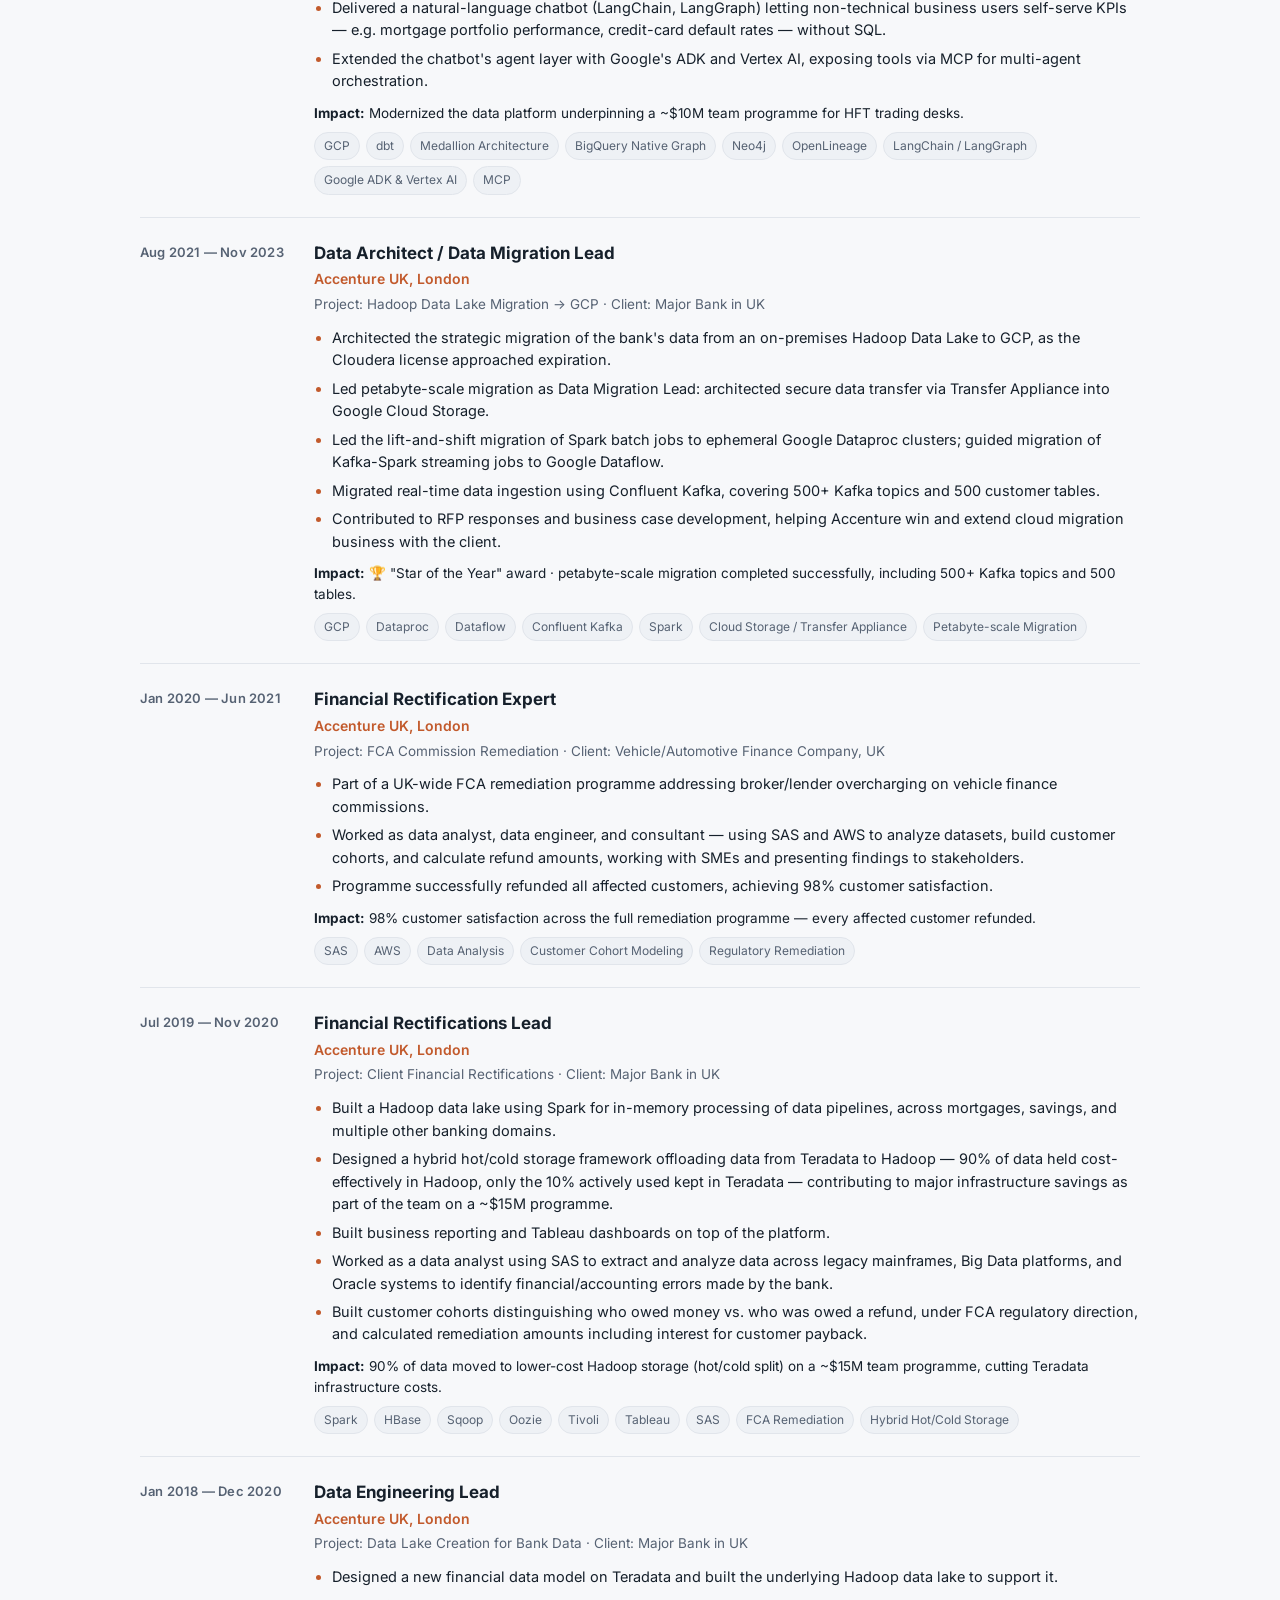
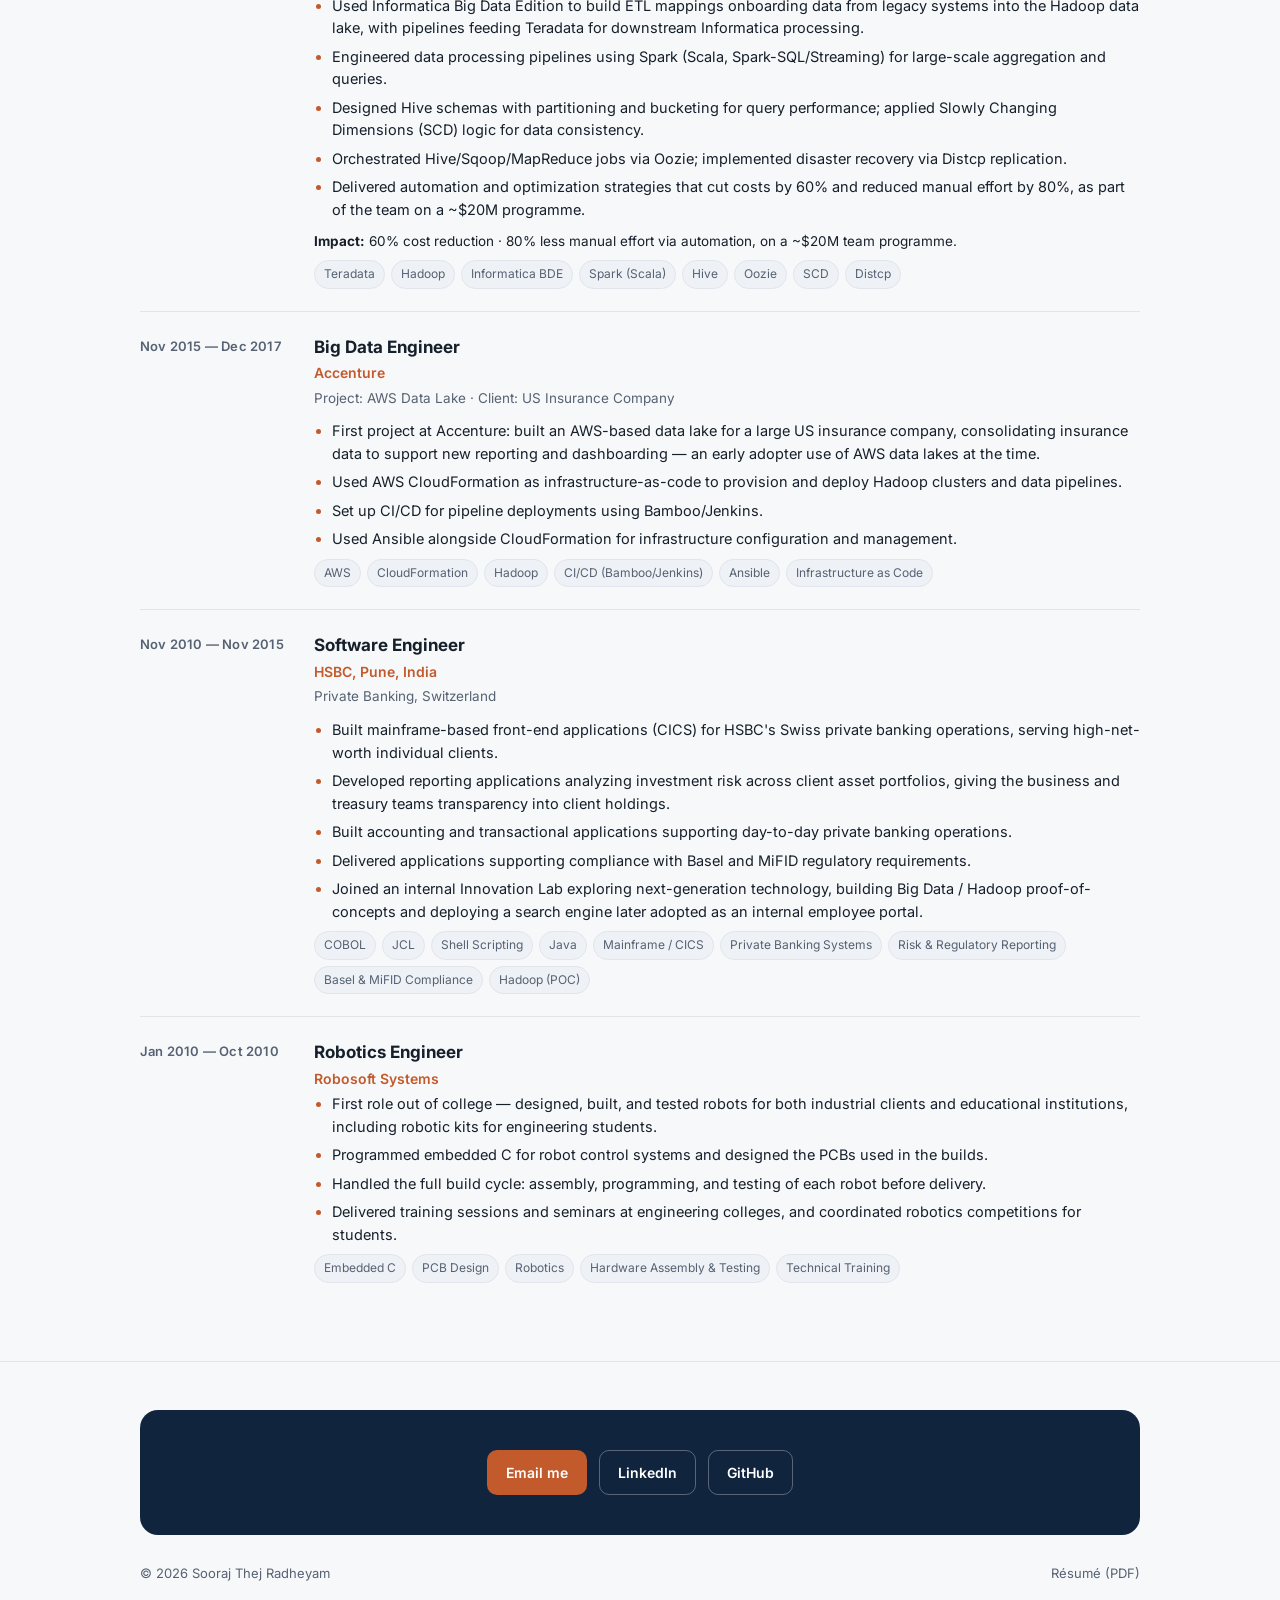
<file: experience.html>
<!doctype html>
<html lang="en">
<head>
<meta charset="UTF-8" />
<meta name="viewport" content="width=device-width, initial-scale=1" />
<title>Full Career History — Sooraj Thej Radheyam</title>
<meta name="description" content="Full career timeline of Sooraj Thej Radheyam: 16+ years from Robotics Engineer to Data &amp; AI leadership, spanning banking, insurance, and public sector transformation programmes." />
<meta name="robots" content="index, follow" />
<meta name="author" content="Sooraj Thej Radheyam" />
<link rel="canonical" href="https://soorajtrs.github.io/sooraj-portfolio/experience.html" />

<link rel="icon" href="assets/icons/favicon.svg" type="image/svg+xml">
<link rel="icon" href="assets/icons/favicon-32.png" sizes="32x32" type="image/png">
<link rel="apple-touch-icon" href="assets/icons/favicon-180.png">

<meta property="og:type" content="profile" />
<meta property="og:title" content="Full Career History — Sooraj Thej Radheyam" />
<meta property="og:description" content="16+ years from Robotics Engineer to Data & AI leadership — the full career timeline." />
<meta property="og:url" content="https://soorajtrs.github.io/sooraj-portfolio/experience.html" />
<meta property="og:image" content="https://soorajtrs.github.io/sooraj-portfolio/assets/profile.jpg" />
<meta property="og:site_name" content="Sooraj Thej Radheyam" />
<meta name="twitter:card" content="summary" />
<meta name="twitter:title" content="Full Career History — Sooraj Thej Radheyam" />
<meta name="twitter:description" content="16+ years from Robotics Engineer to Data & AI leadership — the full career timeline." />
<meta name="twitter:image" content="https://soorajtrs.github.io/sooraj-portfolio/assets/profile.jpg" />

<script type="application/ld+json">
{
  "@context": "https://schema.org",
  "@type": "Person",
  "name": "Sooraj Thej Radheyam",
  "url": "https://soorajtrs.github.io/sooraj-portfolio/experience.html",
  "mainEntityOfPage": "https://soorajtrs.github.io/sooraj-portfolio/experience.html",
  "image": "https://soorajtrs.github.io/sooraj-portfolio/assets/profile.jpg",
  "jobTitle": "Forward Deployed Engineer / Data & AI Leader",
  "description": "16+ years of career history from Robotics Engineer to Data & AI leadership, spanning banking, insurance, and public sector transformation programmes.",
  "address": {
    "@type": "PostalAddress",
    "addressLocality": "London",
    "addressCountry": "UK"
  },
  "worksFor": {
    "@type": "Organization",
    "name": "Accenture"
  },
  "sameAs": [
    "https://www.linkedin.com/in/sooraj-thej-radheyam/",
    "https://github.com/soorajtrs"
  ]
}
</script>

<link rel="preconnect" href="https://fonts.googleapis.com">
<link rel="preconnect" href="https://fonts.gstatic.com" crossorigin>
<link href="https://fonts.googleapis.com/css2?family=Inter:wght@400;500;600;700;800&display=swap" rel="stylesheet">
<link rel="stylesheet" href="styles.css" />
</head>
<body>

<nav class="nav">
  <div class="nav-inner">
    <a class="nav-brand" href="index.html#top">Sooraj Thej Radheyam</a>
    <button class="nav-toggle" id="navToggle" aria-label="Toggle menu">☰</button>
    <ul class="nav-links" id="navLinks">
      <li><a href="index.html#about">About</a></li>
      <li><a href="index.html#experience">Experience</a></li>
      <li><a href="index.html#projects">Projects</a></li>
      <li><a href="index.html#skills">Skills</a></li>
      <li><a href="index.html#certifications">Certifications</a></li>
      <li><a href="index.html#contact">Contact</a></li>
      <li><a href="experience.html" class="active">Full Career History</a></li>
      <li><a href="innovation.html">Innovation</a></li>
    </ul>
    <button class="theme-toggle" id="themeToggle" aria-label="Toggle dark mode">◐</button>
  </div>
</nav>

<main id="top">

  <section class="wrap">
    <div class="section-head reveal">
      <p class="eyebrow">Full Career History</p>
      <h1 style="font-size:32px;margin:0 0 10px;letter-spacing:-0.4px;">16 years, one thread: data at scale</h1>
      <p>From building robots on a factory floor to leading agentic AI delivery for public-sector and financial-services clients — the complete timeline, 2010 to present.</p>
    </div>

    <div class="impact-row reveal">
      <div class="impact"><div class="num counter" data-prefix="" data-target="16" data-suffix="+">0+</div><div class="lbl">years in Data &amp; AI delivery</div></div>
      <div class="impact"><div class="num counter" data-prefix="$" data-target="345" data-suffix="M+">$0M+</div><div class="lbl">combined scale of team programmes contributed to</div></div>
      <div class="impact"><div class="num counter" data-prefix="" data-target="8" data-suffix="">0</div><div class="lbl">major transformation programmes</div></div>
      <div class="impact"><div class="num" style="font-size:22px;font-weight:800;color:var(--accent);">Petabyte-scale</div><div class="lbl">cloud data migrations</div></div>
      <div class="impact"><div class="num counter" data-prefix="" data-target="98" data-suffix="%">0%</div><div class="lbl">customer satisfaction, FCA remediation programmes</div></div>
      <div class="impact"><div class="num counter" data-prefix="" data-target="750" data-suffix="+">0+</div><div class="lbl">tables automated via self-serve DQ tooling</div></div>
    </div>
  </section>

  <section>
    <div class="wrap">
      <div class="timeline">

        <div class="tl-item reveal">
          <div class="tl-date">Jun 2026 — Present</div>
          <div>
            <p class="tl-role">Data Architect &amp; Forward Deployed Engineer (FDE)</p>
            <p class="tl-org">Accenture UK, London</p>
            <p class="tl-client">Project: Legacy Infrastructure Modernization on Palantir Foundry · UK Public Sector · ~$300M team programme</p>
            <ul>
              <li>Remodeling data from 17 legacy systems into a new Palantir Foundry-native data model.</li>
              <li>Leveraged Palantir's data engineering tools, AI agents, Workshop applications, and Ontology to design and deliver a new target architecture.</li>
              <li>Built AI chatbots using AIP within Foundry, plus AIP agent workflows and orchestration — positively received by the client.</li>
              <li>Built automated data engineering pipelines across 750+ tables, and a reusable Data Quality application in Workshop now used enterprise-wide.</li>
              <li>Delivered ~70% reduction in engineering effort and ~50% cost savings via a reusable skills framework that accelerates medallion-layer builds, data onboarding, remodeling, and defect fixing.</li>
              <li>Acts as Palantir Champion / Capability Lead for Accenture UK — partnering directly with Palantir to pilot next-generation platform capabilities and co-develop new applications for Accenture clients.</li>
            </ul>
            <p style="font-size:13.5px;margin:10px 0 2px;"><strong>Impact:</strong> 50% cost savings · 70% engineering effort reduction · 17 legacy systems remodeled · 750+ tables automated, on a ~$300M team programme.</p>
            <div class="pill-row" style="margin-top:8px;">
              <span class="pill">Palantir Foundry</span><span class="pill">AIP</span><span class="pill">Ontology</span><span class="pill">Workshop</span><span class="pill">AI Agents</span><span class="pill">Data Quality Automation</span>
            </div>
          </div>
        </div>

        <div class="tl-item reveal">
          <div class="tl-date">Jan 2026 — Jun 2026</div>
          <div>
            <p class="tl-role">Forward Deployed Engineer</p>
            <p class="tl-org">Accenture UK, London</p>
            <p class="tl-client">Project: Agentic Maintenance Assistant · Client: Multi-site Fleet &amp; Equipment Operator</p>
            <ul>
              <li>Embedded solo as an FDE to build an agentic AI assistant helping field users look up maintenance and repair guidance across many vehicle and equipment types.</li>
              <li>Built a RAG chatbot backed by a vector database for natural-language search over maintenance documentation.</li>
              <li>Built an agentic ServiceNow integration that auto-summarizes unresolved issues, raises tickets, and routes them to the correct team — removing manual triage.</li>
            </ul>
            <div class="pill-row" style="margin-top:8px;">
              <span class="pill">RAG</span><span class="pill">Vector Databases</span><span class="pill">LangChain</span><span class="pill">Agentic Workflows</span><span class="pill">ServiceNow API</span>
            </div>
          </div>
        </div>

        <div class="tl-item reveal">
          <div class="tl-date">Nov 2023 — Dec 2025</div>
          <div>
            <p class="tl-role">Technical Architect</p>
            <p class="tl-org">Accenture UK, London</p>
            <p class="tl-client">Project: Data Modernization (HFT Trading Platform) · Client: Major Bank in Netherlands · ~$10M team programme</p>
            <ul>
              <li>Modernized an immature data lake used by HFT (high-frequency trading) desks for P&amp;L and trading-analysis reporting.</li>
              <li>Architected the modernization of data engineering pipelines in Google Cloud, migrating off an on-prem Data Lake.</li>
              <li>Spearheaded migration of Spark applications to a modern dbt-based transformation layer within a new medallion architecture, optimizing data models in BigQuery.</li>
              <li>Defined data architecture policies, governance frameworks, and DLP mechanisms aligned to enterprise and compliance standards.</li>
              <li>Built an enterprise knowledge graph and ontology layer over the bank's GCP estate (BigQuery native graph + Neo4j), with OpenLineage for automated lineage.</li>
              <li>Delivered a natural-language chatbot (LangChain, LangGraph) letting non-technical business users self-serve KPIs — e.g. mortgage portfolio performance, credit-card default rates — without SQL.</li>
              <li>Extended the chatbot's agent layer with Google's ADK and Vertex AI, exposing tools via MCP for multi-agent orchestration.</li>
            </ul>
            <p style="font-size:13.5px;margin:10px 0 2px;"><strong>Impact:</strong> Modernized the data platform underpinning a ~$10M team programme for HFT trading desks.</p>
            <div class="pill-row" style="margin-top:8px;">
              <span class="pill">GCP</span><span class="pill">dbt</span><span class="pill">Medallion Architecture</span><span class="pill">BigQuery Native Graph</span><span class="pill">Neo4j</span><span class="pill">OpenLineage</span><span class="pill">LangChain / LangGraph</span><span class="pill">Google ADK &amp; Vertex AI</span><span class="pill">MCP</span>
            </div>
          </div>
        </div>

        <div class="tl-item reveal">
          <div class="tl-date">Aug 2021 — Nov 2023</div>
          <div>
            <p class="tl-role">Data Architect / Data Migration Lead</p>
            <p class="tl-org">Accenture UK, London</p>
            <p class="tl-client">Project: Hadoop Data Lake Migration → GCP · Client: Major Bank in UK</p>
            <ul>
              <li>Architected the strategic migration of the bank's data from an on-premises Hadoop Data Lake to GCP, as the Cloudera license approached expiration.</li>
              <li>Led petabyte-scale migration as Data Migration Lead: architected secure data transfer via Transfer Appliance into Google Cloud Storage.</li>
              <li>Led the lift-and-shift migration of Spark batch jobs to ephemeral Google Dataproc clusters; guided migration of Kafka-Spark streaming jobs to Google Dataflow.</li>
              <li>Migrated real-time data ingestion using Confluent Kafka, covering 500+ Kafka topics and 500 customer tables.</li>
              <li>Contributed to RFP responses and business case development, helping Accenture win and extend cloud migration business with the client.</li>
            </ul>
            <p style="font-size:13.5px;margin:10px 0 2px;"><strong>Impact:</strong> 🏆 "Star of the Year" award · petabyte-scale migration completed successfully, including 500+ Kafka topics and 500 tables.</p>
            <div class="pill-row" style="margin-top:8px;">
              <span class="pill">GCP</span><span class="pill">Dataproc</span><span class="pill">Dataflow</span><span class="pill">Confluent Kafka</span><span class="pill">Spark</span><span class="pill">Cloud Storage / Transfer Appliance</span><span class="pill">Petabyte-scale Migration</span>
            </div>
          </div>
        </div>

        <div class="tl-item reveal">
          <div class="tl-date">Jan 2020 — Jun 2021</div>
          <div>
            <p class="tl-role">Financial Rectification Expert</p>
            <p class="tl-org">Accenture UK, London</p>
            <p class="tl-client">Project: FCA Commission Remediation · Client: Vehicle/Automotive Finance Company, UK</p>
            <ul>
              <li>Part of a UK-wide FCA remediation programme addressing broker/lender overcharging on vehicle finance commissions.</li>
              <li>Worked as data analyst, data engineer, and consultant — using SAS and AWS to analyze datasets, build customer cohorts, and calculate refund amounts, working with SMEs and presenting findings to stakeholders.</li>
              <li>Programme successfully refunded all affected customers, achieving 98% customer satisfaction.</li>
            </ul>
            <p style="font-size:13.5px;margin:10px 0 2px;"><strong>Impact:</strong> 98% customer satisfaction across the full remediation programme — every affected customer refunded.</p>
            <div class="pill-row" style="margin-top:8px;">
              <span class="pill">SAS</span><span class="pill">AWS</span><span class="pill">Data Analysis</span><span class="pill">Customer Cohort Modeling</span><span class="pill">Regulatory Remediation</span>
            </div>
          </div>
        </div>

        <div class="tl-item reveal">
          <div class="tl-date">Jul 2019 — Nov 2020</div>
          <div>
            <p class="tl-role">Financial Rectifications Lead</p>
            <p class="tl-org">Accenture UK, London</p>
            <p class="tl-client">Project: Client Financial Rectifications · Client: Major Bank in UK</p>
            <ul>
              <li>Built a Hadoop data lake using Spark for in-memory processing of data pipelines, across mortgages, savings, and multiple other banking domains.</li>
              <li>Designed a hybrid hot/cold storage framework offloading data from Teradata to Hadoop — 90% of data held cost-effectively in Hadoop, only the 10% actively used kept in Teradata — contributing to major infrastructure savings as part of the team on a ~$15M programme.</li>
              <li>Built business reporting and Tableau dashboards on top of the platform.</li>
              <li>Worked as a data analyst using SAS to extract and analyze data across legacy mainframes, Big Data platforms, and Oracle systems to identify financial/accounting errors made by the bank.</li>
              <li>Built customer cohorts distinguishing who owed money vs. who was owed a refund, under FCA regulatory direction, and calculated remediation amounts including interest for customer payback.</li>
            </ul>
            <p style="font-size:13.5px;margin:10px 0 2px;"><strong>Impact:</strong> 90% of data moved to lower-cost Hadoop storage (hot/cold split) on a ~$15M team programme, cutting Teradata infrastructure costs.</p>
            <div class="pill-row" style="margin-top:8px;">
              <span class="pill">Spark</span><span class="pill">HBase</span><span class="pill">Sqoop</span><span class="pill">Oozie</span><span class="pill">Tivoli</span><span class="pill">Tableau</span><span class="pill">SAS</span><span class="pill">FCA Remediation</span><span class="pill">Hybrid Hot/Cold Storage</span>
            </div>
          </div>
        </div>

        <div class="tl-item reveal">
          <div class="tl-date">Jan 2018 — Dec 2020</div>
          <div>
            <p class="tl-role">Data Engineering Lead</p>
            <p class="tl-org">Accenture UK, London</p>
            <p class="tl-client">Project: Data Lake Creation for Bank Data · Client: Major Bank in UK</p>
            <ul>
              <li>Designed a new financial data model on Teradata and built the underlying Hadoop data lake to support it.</li>
              <li>Used Informatica Big Data Edition to build ETL mappings onboarding data from legacy systems into the Hadoop data lake, with pipelines feeding Teradata for downstream Informatica processing.</li>
              <li>Engineered data processing pipelines using Spark (Scala, Spark-SQL/Streaming) for large-scale aggregation and queries.</li>
              <li>Designed Hive schemas with partitioning and bucketing for query performance; applied Slowly Changing Dimensions (SCD) logic for data consistency.</li>
              <li>Orchestrated Hive/Sqoop/MapReduce jobs via Oozie; implemented disaster recovery via Distcp replication.</li>
              <li>Delivered automation and optimization strategies that cut costs by 60% and reduced manual effort by 80%, as part of the team on a ~$20M programme.</li>
            </ul>
            <p style="font-size:13.5px;margin:10px 0 2px;"><strong>Impact:</strong> 60% cost reduction · 80% less manual effort via automation, on a ~$20M team programme.</p>
            <div class="pill-row" style="margin-top:8px;">
              <span class="pill">Teradata</span><span class="pill">Hadoop</span><span class="pill">Informatica BDE</span><span class="pill">Spark (Scala)</span><span class="pill">Hive</span><span class="pill">Oozie</span><span class="pill">SCD</span><span class="pill">Distcp</span>
            </div>
          </div>
        </div>

        <div class="tl-item reveal">
          <div class="tl-date">Nov 2015 — Dec 2017</div>
          <div>
            <p class="tl-role">Big Data Engineer</p>
            <p class="tl-org">Accenture</p>
            <p class="tl-client">Project: AWS Data Lake · Client: US Insurance Company</p>
            <ul>
              <li>First project at Accenture: built an AWS-based data lake for a large US insurance company, consolidating insurance data to support new reporting and dashboarding — an early adopter use of AWS data lakes at the time.</li>
              <li>Used AWS CloudFormation as infrastructure-as-code to provision and deploy Hadoop clusters and data pipelines.</li>
              <li>Set up CI/CD for pipeline deployments using Bamboo/Jenkins.</li>
              <li>Used Ansible alongside CloudFormation for infrastructure configuration and management.</li>
            </ul>
            <div class="pill-row" style="margin-top:8px;">
              <span class="pill">AWS</span><span class="pill">CloudFormation</span><span class="pill">Hadoop</span><span class="pill">CI/CD (Bamboo/Jenkins)</span><span class="pill">Ansible</span><span class="pill">Infrastructure as Code</span>
            </div>
          </div>
        </div>

        <div class="tl-item reveal">
          <div class="tl-date">Nov 2010 — Nov 2015</div>
          <div>
            <p class="tl-role">Software Engineer</p>
            <p class="tl-org">HSBC, Pune, India</p>
            <p class="tl-client">Private Banking, Switzerland</p>
            <ul>
              <li>Built mainframe-based front-end applications (CICS) for HSBC's Swiss private banking operations, serving high-net-worth individual clients.</li>
              <li>Developed reporting applications analyzing investment risk across client asset portfolios, giving the business and treasury teams transparency into client holdings.</li>
              <li>Built accounting and transactional applications supporting day-to-day private banking operations.</li>
              <li>Delivered applications supporting compliance with Basel and MiFID regulatory requirements.</li>
              <li>Joined an internal Innovation Lab exploring next-generation technology, building Big Data / Hadoop proof-of-concepts and deploying a search engine later adopted as an internal employee portal.</li>
            </ul>
            <div class="pill-row" style="margin-top:8px;">
              <span class="pill">COBOL</span><span class="pill">JCL</span><span class="pill">Shell Scripting</span><span class="pill">Java</span><span class="pill">Mainframe / CICS</span><span class="pill">Private Banking Systems</span><span class="pill">Risk &amp; Regulatory Reporting</span><span class="pill">Basel &amp; MiFID Compliance</span><span class="pill">Hadoop (POC)</span>
            </div>
          </div>
        </div>

        <div class="tl-item reveal">
          <div class="tl-date">Jan 2010 — Oct 2010</div>
          <div>
            <p class="tl-role">Robotics Engineer</p>
            <p class="tl-org">Robosoft Systems</p>
            <ul>
              <li>First role out of college — designed, built, and tested robots for both industrial clients and educational institutions, including robotic kits for engineering students.</li>
              <li>Programmed embedded C for robot control systems and designed the PCBs used in the builds.</li>
              <li>Handled the full build cycle: assembly, programming, and testing of each robot before delivery.</li>
              <li>Delivered training sessions and seminars at engineering colleges, and coordinated robotics competitions for students.</li>
            </ul>
            <div class="pill-row" style="margin-top:8px;">
              <span class="pill">Embedded C</span><span class="pill">PCB Design</span><span class="pill">Robotics</span><span class="pill">Hardware Assembly &amp; Testing</span><span class="pill">Technical Training</span>
            </div>
          </div>
        </div>

      </div>
    </div>
  </section>

</main>

<footer id="contact">
  <div class="wrap">
    <div class="contact-box reveal">
      <div class="hero-actions">
        <a class="btn btn-primary" href="mailto:sooraj.trs@gmail.com">Email me</a>
        <a class="btn btn-ghost" href="https://www.linkedin.com/in/sooraj-thej-radheyam/" target="_blank" rel="noopener">LinkedIn</a>
        <a class="btn btn-ghost" href="https://github.com/soorajtrs" target="_blank" rel="noopener">GitHub</a>
      </div>
    </div>
    <div class="foot-meta">
      <span>© <span id="year"></span> Sooraj Thej Radheyam</span>
      <a href="assets/resume.pdf" target="_blank" rel="noopener">Résumé (PDF)</a>
    </div>
  </div>
</footer>

<button type="button" id="backToTop" aria-label="Back to top">↑</button>

<script src="script.js"></script>
</body>
</html>
</file>
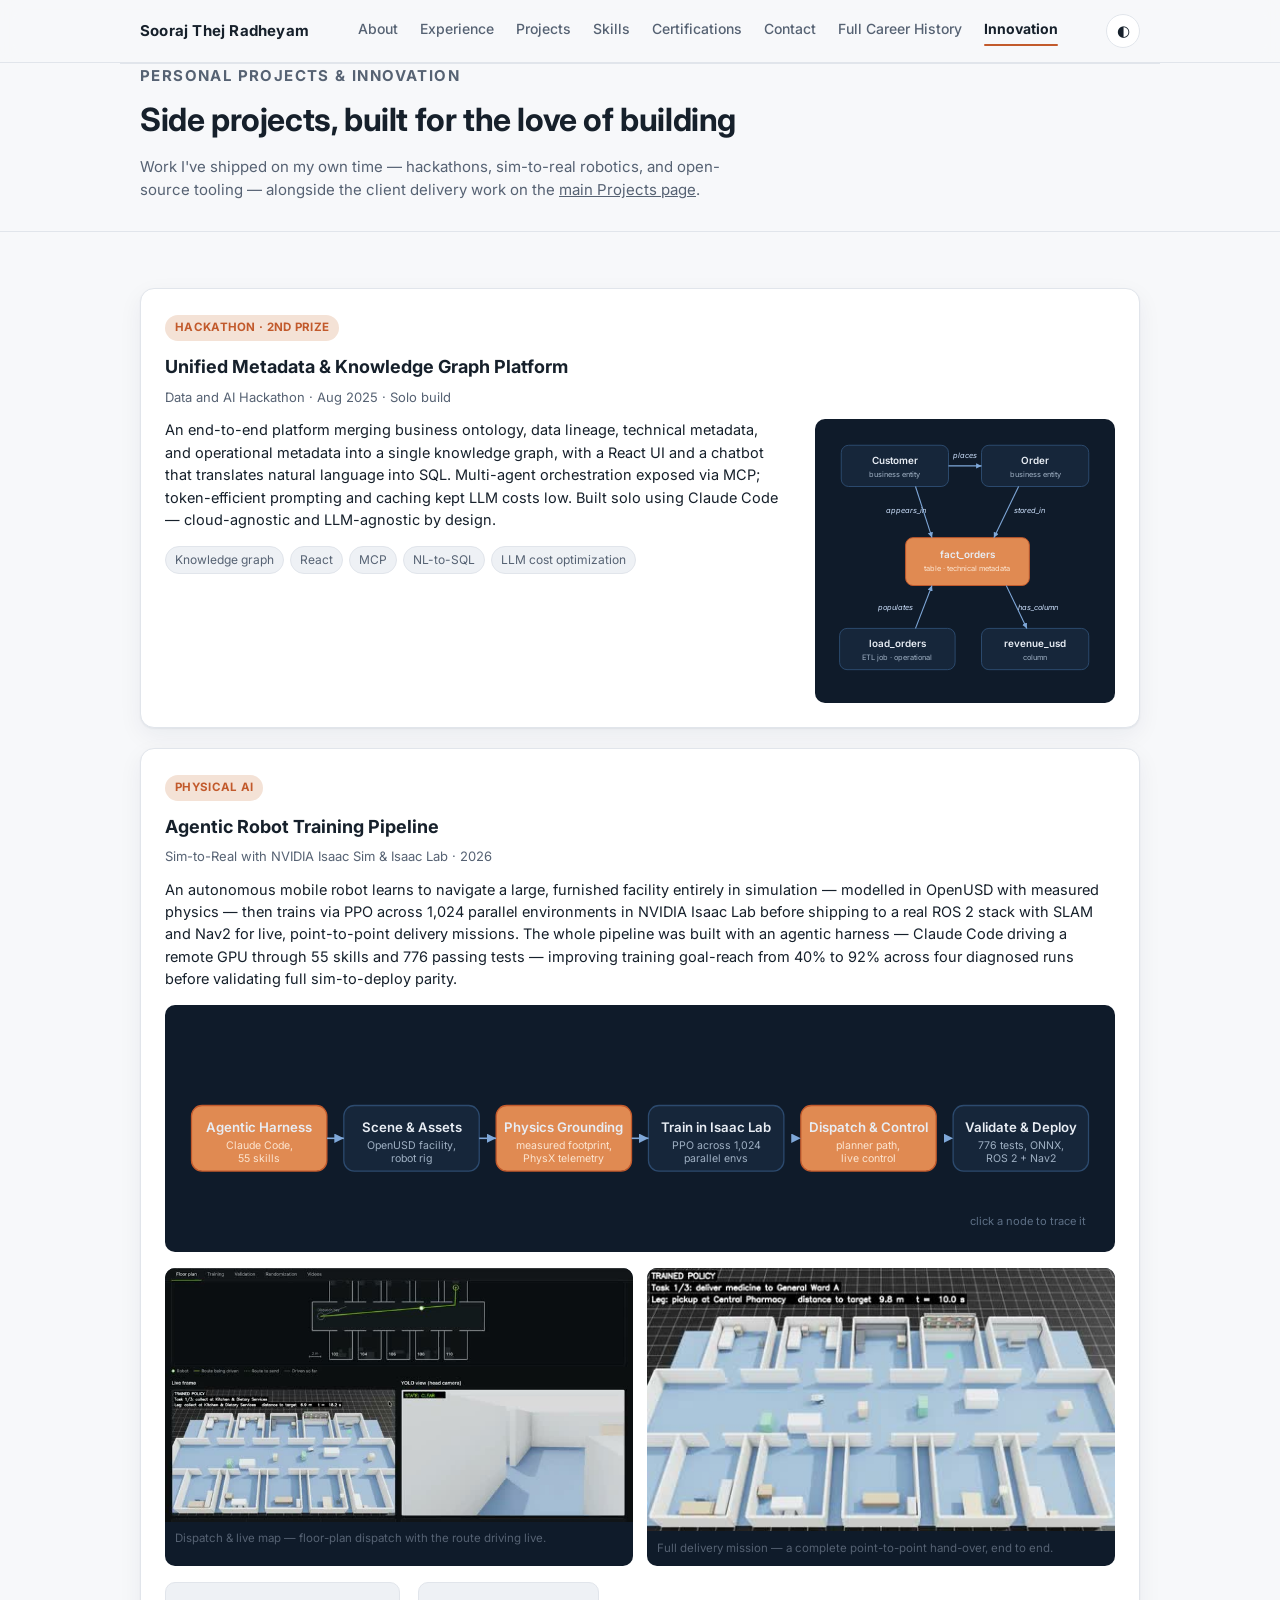
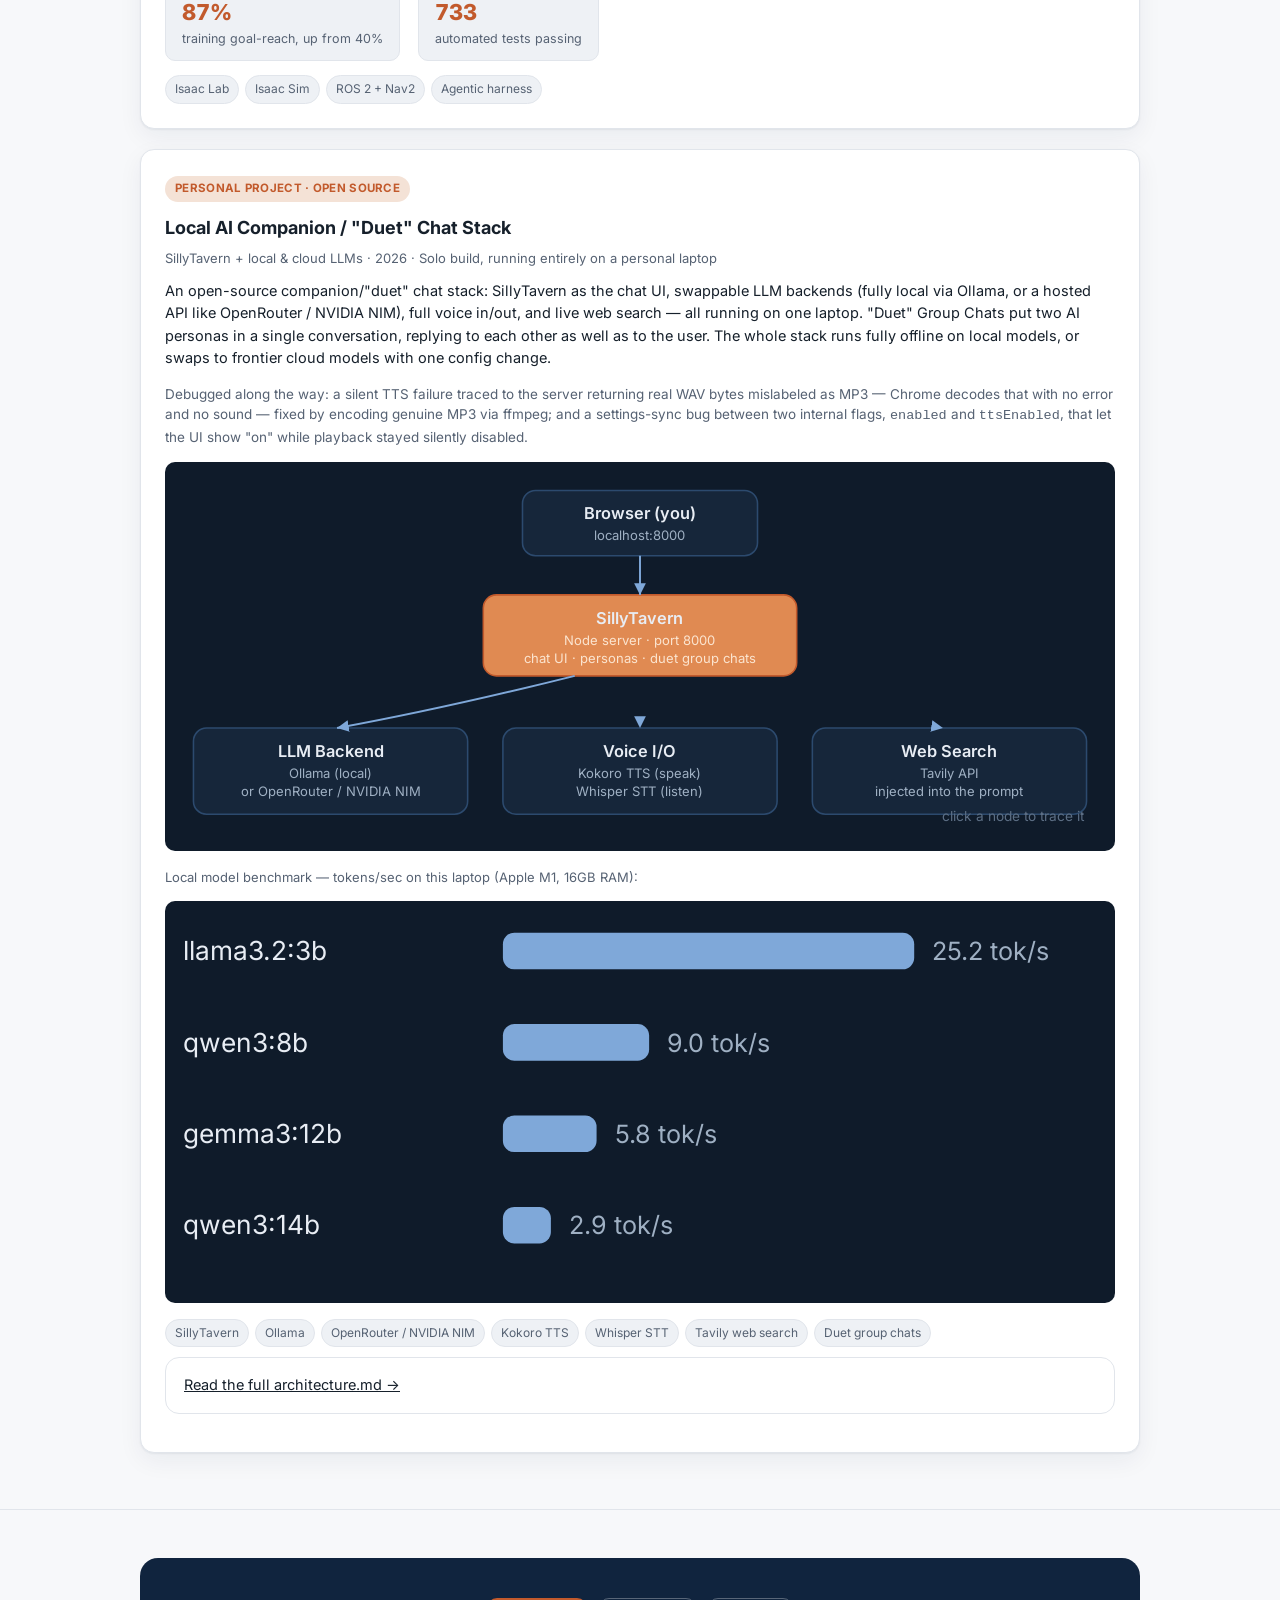
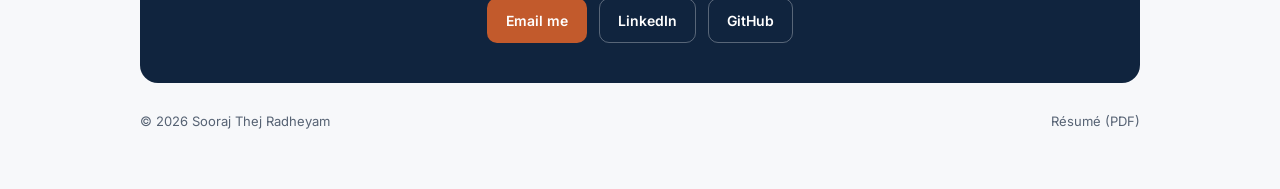
<file: innovation.html>
<!doctype html>
<html lang="en">
<head>
<meta charset="UTF-8" />
<meta name="viewport" content="width=device-width, initial-scale=1" />
<title>Personal Projects &amp; Innovation — Sooraj Thej Radheyam</title>
<meta name="description" content="Personal projects and innovation from Sooraj Thej Radheyam: a hackathon knowledge-graph platform, a sim-to-real robotics pipeline, and an open-source local AI companion stack." />
<meta name="robots" content="index, follow" />
<meta name="author" content="Sooraj Thej Radheyam" />
<link rel="canonical" href="https://soorajtrs.github.io/sooraj-portfolio/innovation.html" />

<link rel="icon" href="assets/icons/favicon.svg" type="image/svg+xml">
<link rel="icon" href="assets/icons/favicon-32.png" sizes="32x32" type="image/png">
<link rel="apple-touch-icon" href="assets/icons/favicon-180.png">

<meta property="og:type" content="profile" />
<meta property="og:title" content="Personal Projects &amp; Innovation — Sooraj Thej Radheyam" />
<meta property="og:description" content="Side projects: a hackathon knowledge-graph platform, a sim-to-real robotics pipeline, and an open-source local AI companion stack." />
<meta property="og:url" content="https://soorajtrs.github.io/sooraj-portfolio/innovation.html" />
<meta property="og:image" content="https://soorajtrs.github.io/sooraj-portfolio/assets/profile.jpg" />
<meta property="og:site_name" content="Sooraj Thej Radheyam" />
<meta name="twitter:card" content="summary" />
<meta name="twitter:title" content="Personal Projects &amp; Innovation — Sooraj Thej Radheyam" />
<meta name="twitter:description" content="Side projects: a hackathon knowledge-graph platform, a sim-to-real robotics pipeline, and an open-source local AI companion stack." />
<meta name="twitter:image" content="https://soorajtrs.github.io/sooraj-portfolio/assets/profile.jpg" />

<script type="application/ld+json">
{
  "@context": "https://schema.org",
  "@type": "Person",
  "name": "Sooraj Thej Radheyam",
  "url": "https://soorajtrs.github.io/sooraj-portfolio/innovation.html",
  "mainEntityOfPage": "https://soorajtrs.github.io/sooraj-portfolio/innovation.html",
  "image": "https://soorajtrs.github.io/sooraj-portfolio/assets/profile.jpg",
  "jobTitle": "Forward Deployed Engineer / Data & AI Leader",
  "description": "Personal projects and innovation: a hackathon knowledge-graph platform, a sim-to-real robotics pipeline, and an open-source local AI companion stack.",
  "address": {
    "@type": "PostalAddress",
    "addressLocality": "London",
    "addressCountry": "UK"
  },
  "worksFor": {
    "@type": "Organization",
    "name": "Accenture"
  },
  "sameAs": [
    "https://www.linkedin.com/in/sooraj-thej-radheyam/",
    "https://github.com/soorajtrs"
  ]
}
</script>

<link rel="preconnect" href="https://fonts.googleapis.com">
<link rel="preconnect" href="https://fonts.gstatic.com" crossorigin>
<link href="https://fonts.googleapis.com/css2?family=Inter:wght@400;500;600;700;800&display=swap" rel="stylesheet">
<link rel="stylesheet" href="styles.css" />
</head>
<body>

<nav class="nav">
  <div class="nav-inner">
    <a class="nav-brand" href="index.html#top">Sooraj Thej Radheyam</a>
    <button class="nav-toggle" id="navToggle" aria-label="Toggle menu">☰</button>
    <ul class="nav-links" id="navLinks">
      <li><a href="index.html#about">About</a></li>
      <li><a href="index.html#experience">Experience</a></li>
      <li><a href="index.html#projects">Projects</a></li>
      <li><a href="index.html#skills">Skills</a></li>
      <li><a href="index.html#certifications">Certifications</a></li>
      <li><a href="index.html#contact">Contact</a></li>
      <li><a href="experience.html">Full Career History</a></li>
      <li><a href="innovation.html" class="active">Innovation</a></li>
    </ul>
    <button class="theme-toggle" id="themeToggle" aria-label="Toggle dark mode">◐</button>
  </div>
</nav>

<main id="top">

  <section class="wrap">
    <div class="section-head reveal">
      <p class="eyebrow">Personal Projects &amp; Innovation</p>
      <h1 style="font-size:32px;margin:0 0 10px;letter-spacing:-0.4px;">Side projects, built for the love of building</h1>
      <p>Work I've shipped on my own time — hackathons, sim-to-real robotics, and open-source tooling — alongside the client delivery work on the <a href="index.html#projects">main Projects page</a>.</p>
    </div>
  </section>

  <section>
    <div class="wrap">
      <div class="project-grid">

        <div class="card diagram-card reveal">
          <span class="card-tag">Hackathon · 2nd Prize</span>
          <h3>Unified Metadata &amp; Knowledge Graph Platform</h3>
          <p class="meta">Data and AI Hackathon · Aug 2025 · Solo build</p>
          <div class="card-split">
            <div class="card-split-text">
              <p>An end-to-end platform merging business ontology, data lineage, technical metadata, and operational metadata into a single knowledge graph, with a React UI and a chatbot that translates natural language into SQL. Multi-agent orchestration exposed via MCP; token-efficient prompting and caching kept LLM costs low. Built solo using Claude Code — cloud-agnostic and LLM-agnostic by design.</p>
              <div class="pill-row">
                <span class="pill">Knowledge graph</span><span class="pill">React</span><span class="pill">MCP</span><span class="pill">NL-to-SQL</span><span class="pill">LLM cost optimization</span>
              </div>
            </div>
            <div class="card-split-diagram">
              <div class="diagram-wrap">
                <svg viewBox="0 0 320 300" xmlns="http://www.w3.org/2000/svg" role="img" aria-label="Knowledge graph: Customer and Order business entities link to a central fact_orders table, which is populated by the load_orders ETL job and has a revenue_usd column — each link labeled with its relationship">
                  <defs>
                    <marker id="arrow5" markerWidth="7" markerHeight="7" refX="5" refY="2.5" orient="auto"><path d="M0,0 L5,2.5 L0,5 Z" fill="#7fa8d9"/></marker>
                  </defs>
                  <style>
                    .box5{fill:#16263a;stroke:#2c4a6e;stroke-width:1.2;}
                    .lbl5{fill:#e8edf4;font-family:Inter,sans-serif;font-size:12px;font-weight:600;}
                    .sub5{fill:#9fb0c3;font-family:Inter,sans-serif;font-size:9px;}
                    .edge5{stroke:#7fa8d9;stroke-width:1.3;fill:none;marker-end:url(#arrow5);}
                    .accent5{fill:#e08a52;stroke:#c25a2c;}
                    .elbl5{fill:#cfe3ff;font-family:Inter,sans-serif;font-size:9px;font-style:italic;}
                  </style>

                  <g class="dnode" data-id="n1" tabindex="0" role="button" aria-pressed="false">
                    <rect x="10" y="10" width="130" height="50" rx="9" class="box5"/>
                    <text x="75" y="33" class="lbl5" text-anchor="middle">Customer</text>
                    <text x="75" y="48" class="sub5" text-anchor="middle">business entity</text>
                  </g>

                  <g class="dnode" data-id="n2" tabindex="0" role="button" aria-pressed="false">
                    <rect x="180" y="10" width="130" height="50" rx="9" class="box5"/>
                    <text x="245" y="33" class="lbl5" text-anchor="middle">Order</text>
                    <text x="245" y="48" class="sub5" text-anchor="middle">business entity</text>
                  </g>

                  <g class="dnode" data-id="n3" tabindex="0" role="button" aria-pressed="false">
                    <rect x="88" y="122" width="150" height="58" rx="9" class="box5 accent5"/>
                    <text x="163" y="147" class="lbl5" text-anchor="middle">fact_orders</text>
                    <text x="163" y="162" class="sub5" text-anchor="middle" style="fill:#fbe4cf;">table · technical metadata</text>
                  </g>

                  <g class="dnode" data-id="n4" tabindex="0" role="button" aria-pressed="false">
                    <rect x="8" y="232" width="140" height="50" rx="9" class="box5"/>
                    <text x="78" y="255" class="lbl5" text-anchor="middle">load_orders</text>
                    <text x="78" y="270" class="sub5" text-anchor="middle">ETL job · operational</text>
                  </g>

                  <g class="dnode" data-id="n5" tabindex="0" role="button" aria-pressed="false">
                    <rect x="180" y="232" width="130" height="50" rx="9" class="box5"/>
                    <text x="245" y="255" class="lbl5" text-anchor="middle">revenue_usd</text>
                    <text x="245" y="270" class="sub5" text-anchor="middle">column</text>
                  </g>

                  <path d="M140,35 L180,35" data-from="n1" data-to="n2" class="edge5 dline"/>
                  <text x="160" y="26" class="elbl5" text-anchor="middle">places</text>

                  <path d="M100,60 L120,122" data-from="n1" data-to="n3" class="edge5 dline"/>
                  <text x="88" y="92" class="elbl5" text-anchor="middle">appears_in</text>

                  <path d="M225,60 L195,122" data-from="n2" data-to="n3" class="edge5 dline"/>
                  <text x="238" y="92" class="elbl5" text-anchor="middle">stored_in</text>

                  <path d="M100,232 L120,180" data-from="n4" data-to="n3" class="edge5 dline"/>
                  <text x="76" y="210" class="elbl5" text-anchor="middle">populates</text>

                  <path d="M210,180 L235,232" data-from="n3" data-to="n5" class="edge5 dline"/>
                  <text x="248" y="210" class="elbl5" text-anchor="middle">has_column</text>
                </svg>
              </div>
            </div>
          </div>
        </div>

        <div class="card diagram-card reveal">
          <span class="card-tag">Physical AI</span>
          <h3>Agentic Robot Training Pipeline</h3>
          <p class="meta">Sim-to-Real with NVIDIA Isaac Sim &amp; Isaac Lab · 2026</p>
          <p>An autonomous mobile robot learns to navigate a large, furnished facility entirely in simulation — modelled in OpenUSD with measured physics — then trains via PPO across 1,024 parallel environments in NVIDIA Isaac Lab before shipping to a real ROS&nbsp;2 stack with SLAM and Nav2 for live, point-to-point delivery missions. The whole pipeline was built with an agentic harness — Claude Code driving a remote GPU through 55 skills and 776 passing tests — improving training goal-reach from 40% to 92% across four diagnosed runs before validating full sim-to-deploy parity.</p>

          <div class="diagram-wrap">
            <svg viewBox="0 0 864 200" xmlns="http://www.w3.org/2000/svg" role="img" aria-label="Process flow: an agentic harness of Claude Code and skills drives scene and asset creation, physics grounding, training in Isaac Lab, dispatch and control, then validation and deployment">
              <defs>
                <marker id="arrow3" markerWidth="8" markerHeight="8" refX="6" refY="3" orient="auto"><path d="M0,0 L6,3 L0,6 Z" fill="#7fa8d9"/></marker>
              </defs>
              <style>
                .box3{fill:#16263a;stroke:#2c4a6e;stroke-width:1.2;}
                .lbl3{fill:#e8edf4;font-family:Inter,sans-serif;font-size:12.5px;font-weight:600;}
                .sub3{fill:#9fb0c3;font-family:Inter,sans-serif;font-size:10px;}
                .sub3A{fill:#fbe4cf;font-family:Inter,sans-serif;font-size:10px;}
                .edge3{stroke:#7fa8d9;stroke-width:1.5;fill:none;marker-end:url(#arrow3);}
                .accent3{fill:#e08a52;stroke:#c25a2c;}
              </style>

              <g class="dnode" data-id="n1" tabindex="0" role="button" aria-pressed="false">
                <rect x="8" y="78" width="128" height="62" rx="10" class="box3 accent3"/>
                <text x="72" y="103" class="lbl3" text-anchor="middle">Agentic Harness</text>
                <text x="72" y="119" class="sub3A" text-anchor="middle">Claude Code,</text>
                <text x="72" y="131" class="sub3A" text-anchor="middle">55 skills</text>
              </g>

              <g class="dnode" data-id="n2" tabindex="0" role="button" aria-pressed="false">
                <rect x="152" y="78" width="128" height="62" rx="10" class="box3"/>
                <text x="216" y="103" class="lbl3" text-anchor="middle">Scene &amp; Assets</text>
                <text x="216" y="119" class="sub3" text-anchor="middle">OpenUSD facility,</text>
                <text x="216" y="131" class="sub3" text-anchor="middle">robot rig</text>
              </g>

              <g class="dnode" data-id="n3" tabindex="0" role="button" aria-pressed="false">
                <rect x="296" y="78" width="128" height="62" rx="10" class="box3 accent3"/>
                <text x="360" y="103" class="lbl3" text-anchor="middle">Physics Grounding</text>
                <text x="360" y="119" class="sub3A" text-anchor="middle">measured footprint,</text>
                <text x="360" y="131" class="sub3A" text-anchor="middle">PhysX telemetry</text>
              </g>

              <g class="dnode" data-id="n4" tabindex="0" role="button" aria-pressed="false">
                <rect x="440" y="78" width="128" height="62" rx="10" class="box3"/>
                <text x="504" y="103" class="lbl3" text-anchor="middle">Train in Isaac Lab</text>
                <text x="504" y="119" class="sub3" text-anchor="middle">PPO across 1,024</text>
                <text x="504" y="131" class="sub3" text-anchor="middle">parallel envs</text>
              </g>

              <g class="dnode" data-id="n5" tabindex="0" role="button" aria-pressed="false">
                <rect x="584" y="78" width="128" height="62" rx="10" class="box3 accent3"/>
                <text x="648" y="103" class="lbl3" text-anchor="middle">Dispatch &amp; Control</text>
                <text x="648" y="119" class="sub3A" text-anchor="middle">planner path,</text>
                <text x="648" y="131" class="sub3A" text-anchor="middle">live control</text>
              </g>

              <g class="dnode" data-id="n6" tabindex="0" role="button" aria-pressed="false">
                <rect x="728" y="78" width="128" height="62" rx="10" class="box3"/>
                <text x="792" y="103" class="lbl3" text-anchor="middle">Validate &amp; Deploy</text>
                <text x="792" y="119" class="sub3" text-anchor="middle">776 tests, ONNX,</text>
                <text x="792" y="131" class="sub3" text-anchor="middle">ROS 2 + Nav2</text>
              </g>

              <path d="M136,109 L152,109" data-from="n1" data-to="n2" class="edge3 dline"/>
              <path d="M280,109 L296,109" data-from="n2" data-to="n3" class="edge3 dline"/>
              <path d="M424,109 L440,109" data-from="n3" data-to="n4" class="edge3 dline"/>
              <path d="M568,109 L584,109" data-from="n4" data-to="n5" class="edge3 dline"/>
              <path d="M712,109 L728,109" data-from="n5" data-to="n6" class="edge3 dline"/>
              <text x="854" y="191" text-anchor="end" class="diagram-hint">click a node to trace it</text>
            </svg>
          </div>

          <div class="mini-gallery">
            <figure>
              <video src="assets/robot-training/control_centre_dispatch.mp4" poster="assets/robot-training/control_centre_dispatch_poster.jpg" autoplay muted loop playsinline preload="none" aria-label="Control centre dispatch and live map">
                <source src="assets/robot-training/control_centre_dispatch.webm" type="video/webm">
                <source src="assets/robot-training/control_centre_dispatch.mp4" type="video/mp4">
              </video>
              <figcaption>Dispatch &amp; live map — floor-plan dispatch with the route driving live.</figcaption>
            </figure>
            <figure>
              <video src="assets/robot-training/mission_delivery.mp4" poster="assets/robot-training/mission_delivery_poster.jpg" autoplay muted loop playsinline preload="none" aria-label="Full delivery mission">
                <source src="assets/robot-training/mission_delivery.webm" type="video/webm">
                <source src="assets/robot-training/mission_delivery.mp4" type="video/mp4">
              </video>
              <figcaption>Full delivery mission — a complete point-to-point hand-over, end to end.</figcaption>
            </figure>
          </div>

          <div class="impact-row">
            <div class="impact"><div class="num counter" data-prefix="" data-target="92" data-suffix="%">0%</div><div class="lbl">training goal-reach, up from 40%</div></div>
            <div class="impact"><div class="num counter" data-prefix="" data-target="776" data-suffix="">0</div><div class="lbl">automated tests passing</div></div>
          </div>
          <div class="pill-row" style="margin-top:14px;">
            <span class="pill">Isaac Lab</span><span class="pill">Isaac Sim</span><span class="pill">ROS 2 + Nav2</span><span class="pill">Agentic harness</span>
          </div>
        </div>

        <div class="card diagram-card reveal">
          <span class="card-tag">Personal Project · Open Source</span>
          <h3>Local AI Companion / "Duet" Chat Stack</h3>
          <p class="meta">SillyTavern + local &amp; cloud LLMs · 2026 · Solo build, running entirely on a personal laptop</p>
          <p>An open-source companion/"duet" chat stack: SillyTavern as the chat UI, swappable LLM backends (fully local via Ollama, or a hosted API like OpenRouter / NVIDIA NIM), full voice in/out, and live web search — all running on one laptop. "Duet" Group Chats put two AI personas in a single conversation, replying to each other as well as to the user. The whole stack runs fully offline on local models, or swaps to frontier cloud models with one config change.</p>
          <p style="font-size:13.5px;color:var(--text-muted);margin:0 0 14px;">Debugged along the way: a silent TTS failure traced to the server returning real WAV bytes mislabeled as MP3 — Chrome decodes that with no error and no sound — fixed by encoding genuine MP3 via ffmpeg; and a settings-sync bug between two internal flags, <code>enabled</code> and <code>ttsEnabled</code>, that let the UI show "on" while playback stayed silently disabled.</p>

          <div class="diagram-wrap">
            <svg viewBox="0 0 700 270" xmlns="http://www.w3.org/2000/svg" role="img" aria-label="Architecture: a browser talks to SillyTavern, which fans out to a swappable LLM backend, a voice input/output stack, and a live web search API">
              <defs>
                <marker id="arrow6" markerWidth="8" markerHeight="8" refX="6" refY="3" orient="auto"><path d="M0,0 L6,3 L0,6 Z" fill="#7fa8d9"/></marker>
              </defs>
              <style>
                .box6{fill:#16263a;stroke:#2c4a6e;stroke-width:1.2;}
                .lbl6{fill:#e8edf4;font-family:Inter,sans-serif;font-size:12.5px;font-weight:600;}
                .sub6{fill:#9fb0c3;font-family:Inter,sans-serif;font-size:10px;}
                .subA6{fill:#fbe4cf;font-family:Inter,sans-serif;font-size:10px;}
                .edge6{stroke:#7fa8d9;stroke-width:1.5;fill:none;marker-end:url(#arrow6);}
                .accent6{fill:#e08a52;stroke:#c25a2c;}
              </style>

              <g class="dnode" data-id="n1" tabindex="0" role="button" aria-pressed="false">
                <rect x="260" y="8" width="180" height="50" rx="10" class="box6"/>
                <text x="350" y="30" class="lbl6" text-anchor="middle">Browser (you)</text>
                <text x="350" y="46" class="sub6" text-anchor="middle">localhost:8000</text>
              </g>

              <g class="dnode" data-id="n2" tabindex="0" role="button" aria-pressed="false">
                <rect x="230" y="88" width="240" height="62" rx="10" class="box6 accent6"/>
                <text x="350" y="110" class="lbl6" text-anchor="middle">SillyTavern</text>
                <text x="350" y="126" class="subA6" text-anchor="middle">Node server · port 8000</text>
                <text x="350" y="140" class="subA6" text-anchor="middle">chat UI · personas · duet group chats</text>
              </g>

              <g class="dnode" data-id="n3" tabindex="0" role="button" aria-pressed="false">
                <rect x="8" y="190" width="210" height="66" rx="10" class="box6"/>
                <text x="113" y="212" class="lbl6" text-anchor="middle">LLM Backend</text>
                <text x="113" y="228" class="sub6" text-anchor="middle">Ollama (local)</text>
                <text x="113" y="242" class="sub6" text-anchor="middle">or OpenRouter / NVIDIA NIM</text>
              </g>

              <g class="dnode" data-id="n4" tabindex="0" role="button" aria-pressed="false">
                <rect x="245" y="190" width="210" height="66" rx="10" class="box6"/>
                <text x="350" y="212" class="lbl6" text-anchor="middle">Voice I/O</text>
                <text x="350" y="228" class="sub6" text-anchor="middle">Kokoro TTS (speak)</text>
                <text x="350" y="242" class="sub6" text-anchor="middle">Whisper STT (listen)</text>
              </g>

              <g class="dnode" data-id="n5" tabindex="0" role="button" aria-pressed="false">
                <rect x="482" y="190" width="210" height="66" rx="10" class="box6"/>
                <text x="587" y="212" class="lbl6" text-anchor="middle">Web Search</text>
                <text x="587" y="228" class="sub6" text-anchor="middle">Tavily API</text>
                <text x="587" y="242" class="sub6" text-anchor="middle">injected into the prompt</text>
              </g>

              <path d="M350,58 L350,88" data-from="n1" data-to="n2" class="edge6 dline"/>
              <path d="M300,150 Q200,175 118,190" data-from="n2" data-to="n3" class="edge6 dline"/>
              <path d="M350,150 L350,190" data-from="n2" data-to="n4" class="edge6 dline"/>
              <path d="M400,150 Q500,175 582,190" data-from="n2" data-to="n5" class="edge6 dline"/>
              <text x="690" y="261" text-anchor="end" class="diagram-hint">click a node to trace it</text>
            </svg>
          </div>

          <p style="font-size:13px;color:var(--text-muted);margin:16px 0 6px;">Local model benchmark — tokens/sec on this laptop (Apple M1, 16GB RAM):</p>
          <div class="diagram-wrap" style="justify-content:flex-start;">
            <svg viewBox="0 0 400 160" xmlns="http://www.w3.org/2000/svg" role="img" aria-label="Bar chart of tokens per second for four local models: llama3.2 3B at 25.2, qwen3 8B at 9.0, gemma3 12B at 5.8, qwen3 14B at 2.9">
              <style>
                .bchlbl{fill:#e8edf4;font-family:Inter,sans-serif;font-size:11.5px;}
                .bchval{fill:#9fb0c3;font-family:Inter,sans-serif;font-size:11px;}
                .bchbar{fill:#7fa8d9;}
              </style>
              <text x="0" y="18" class="bchlbl">llama3.2:3b</text>
              <rect x="140" y="6" width="180" height="16" rx="5" class="bchbar"/>
              <text x="328" y="18" class="bchval">25.2 tok/s</text>

              <text x="0" y="58" class="bchlbl">qwen3:8b</text>
              <rect x="140" y="46" width="64" height="16" rx="5" class="bchbar"/>
              <text x="212" y="58" class="bchval">9.0 tok/s</text>

              <text x="0" y="98" class="bchlbl">gemma3:12b</text>
              <rect x="140" y="86" width="41" height="16" rx="5" class="bchbar"/>
              <text x="189" y="98" class="bchval">5.8 tok/s</text>

              <text x="0" y="138" class="bchlbl">qwen3:14b</text>
              <rect x="140" y="126" width="21" height="16" rx="5" class="bchbar"/>
              <text x="169" y="138" class="bchval">2.9 tok/s</text>
            </svg>
          </div>

          <div class="pill-row" style="margin-top:14px;">
            <span class="pill">SillyTavern</span><span class="pill">Ollama</span><span class="pill">OpenRouter / NVIDIA NIM</span><span class="pill">Kokoro TTS</span><span class="pill">Whisper STT</span><span class="pill">Tavily web search</span><span class="pill">Duet group chats</span>
          </div>
          <p class="tl-note" style="margin-top:10px;"><a href="assets/docs/duet-chat-stack-architecture.md" target="_blank" rel="noopener">Read the full architecture.md →</a></p>
        </div>

      </div>
    </div>
  </section>

</main>

<footer id="contact">
  <div class="wrap">
    <div class="contact-box reveal">
      <div class="hero-actions">
        <a class="btn btn-primary" href="mailto:sooraj.trs@gmail.com">Email me</a>
        <a class="btn btn-ghost" href="https://www.linkedin.com/in/sooraj-thej-radheyam/" target="_blank" rel="noopener">LinkedIn</a>
        <a class="btn btn-ghost" href="https://github.com/soorajtrs" target="_blank" rel="noopener">GitHub</a>
      </div>
    </div>
    <div class="foot-meta">
      <span>© <span id="year"></span> Sooraj Thej Radheyam</span>
      <a href="assets/resume.pdf" target="_blank" rel="noopener">Résumé (PDF)</a>
    </div>
  </div>
</footer>

<button type="button" id="backToTop" aria-label="Back to top">↑</button>

<script src="script.js"></script>
</body>
</html>
</file>
<file: styles.css>
:root {
  --bg: #f7f8fa;
  --surface: #ffffff;
  --surface-2: #eef1f5;
  --text: #16202b;
  --text-muted: #566273;
  --border: #e1e5eb;
  --navy: #10243e;
  --navy-2: #1b3a5c;
  --accent: #c25a2c;
  --accent-soft: #f4e2d6;
  --code-bg: #0f1b2a;
  --code-text: #cfe3ff;
  --shadow: 0 1px 2px rgba(16, 36, 62, 0.06), 0 8px 24px rgba(16, 36, 62, 0.06);
  --radius: 14px;
  --maxw: 1040px;
}

@media (prefers-color-scheme: dark) {
  :root:not([data-theme="light"]) {
    --bg: #0b1420;
    --surface: #111f30;
    --surface-2: #16263a;
    --text: #e8edf4;
    --text-muted: #9fb0c3;
    --border: #233449;
    --navy: #0b1420;
    --navy-2: #16263a;
    --accent: #e08a52;
    --accent-soft: #3a2a1d;
    --code-bg: #060c15;
    --code-text: #bcd6ff;
    --shadow: 0 1px 2px rgba(0, 0, 0, 0.25), 0 8px 28px rgba(0, 0, 0, 0.35);
  }
}

:root[data-theme="dark"] {
  --bg: #0b1420;
  --surface: #111f30;
  --surface-2: #16263a;
  --text: #e8edf4;
  --text-muted: #9fb0c3;
  --border: #233449;
  --navy: #0b1420;
  --navy-2: #16263a;
  --accent: #e08a52;
  --accent-soft: #3a2a1d;
  --code-bg: #060c15;
  --code-text: #bcd6ff;
  --shadow: 0 1px 2px rgba(0, 0, 0, 0.25), 0 8px 28px rgba(0, 0, 0, 0.35);
}

* { box-sizing: border-box; }

html { scroll-behavior: smooth; }

/* ---------- Scroll-reveal + motion ---------- */
.reveal {
  opacity: 0;
  transform: translateY(18px);
  transition: opacity 0.6s ease, transform 0.6s ease;
}

.reveal.in-view {
  opacity: 1;
  transform: translateY(0);
}

@media (prefers-reduced-motion: reduce) {
  html { scroll-behavior: auto; }
  .reveal {
    opacity: 1;
    transform: none;
    transition: none;
  }
  .hero-photo img { animation: none; }
}

body {
  margin: 0;
  background: var(--bg);
  color: var(--text);
  font-family: "Inter", -apple-system, BlinkMacSystemFont, "Segoe UI", Roboto, Helvetica, Arial, sans-serif;
  line-height: 1.55;
  -webkit-font-smoothing: antialiased;
}

a { color: inherit; }

.wrap {
  max-width: var(--maxw);
  margin: 0 auto;
  padding: 0 20px;
}

/* ---------- Nav ---------- */
.nav {
  position: sticky;
  top: 0;
  z-index: 50;
  background: color-mix(in srgb, var(--bg) 85%, transparent);
  backdrop-filter: blur(10px);
  border-bottom: 1px solid var(--border);
}

.nav-inner {
  max-width: var(--maxw);
  margin: 0 auto;
  padding: 14px 20px;
  display: flex;
  align-items: center;
  justify-content: space-between;
  gap: 16px;
}

.nav-brand {
  font-weight: 700;
  letter-spacing: 0.2px;
  text-decoration: none;
  font-size: 15px;
}

.nav-links {
  display: flex;
  gap: 22px;
  list-style: none;
  margin: 0;
  padding: 0;
}

.nav-links a {
  text-decoration: none;
  font-size: 14px;
  font-weight: 500;
  color: var(--text-muted);
}

.nav-links a:hover { color: var(--text); }
.nav-links a.active {
  color: var(--text);
  font-weight: 700;
}
.nav-links a.active::after {
  content: "";
  display: block;
  height: 2px;
  margin-top: 4px;
  background: var(--accent);
  border-radius: 2px;
}

.theme-toggle {
  border: 1px solid var(--border);
  background: var(--surface);
  color: var(--text);
  border-radius: 999px;
  width: 34px;
  height: 34px;
  display: inline-flex;
  align-items: center;
  justify-content: center;
  cursor: pointer;
  font-size: 15px;
}

.nav-toggle {
  display: none;
  border: 1px solid var(--border);
  background: var(--surface);
  border-radius: 8px;
  padding: 7px 10px;
  cursor: pointer;
  color: var(--text);
}

/* ---------- Hero ---------- */
.hero {
  padding: 72px 0 48px;
}

.hero-grid {
  display: flex;
  align-items: center;
  justify-content: space-between;
  gap: 40px;
}

.hero-copy { flex: 1 1 520px; min-width: 0; }

.hero-photo { flex: 0 0 auto; }

.hero-photo img {
  width: 180px;
  height: 180px;
  border-radius: 50%;
  object-fit: cover;
  object-position: center 12%;
  border: 4px solid var(--surface);
  box-shadow: var(--shadow);
  display: block;
  animation: floaty 6s ease-in-out infinite;
}

@keyframes floaty {
  0%, 100% { transform: translateY(0); }
  50% { transform: translateY(-8px); }
}

.eyebrow {
  text-transform: uppercase;
  letter-spacing: 1.4px;
  font-size: 12px;
  font-weight: 700;
  color: var(--accent);
  margin: 0 0 14px;
}

.hero h1 {
  font-size: clamp(32px, 5vw, 48px);
  line-height: 1.1;
  margin: 0 0 14px;
  letter-spacing: -0.5px;
}

.hero .role {
  font-size: clamp(17px, 2.4vw, 20px);
  color: var(--text-muted);
  margin: 0 0 22px;
  max-width: 640px;
}

.hero-meta {
  display: flex;
  flex-wrap: wrap;
  gap: 10px 18px;
  font-size: 14px;
  color: var(--text-muted);
  margin-bottom: 28px;
}

.hero-meta span { display: inline-flex; align-items: center; gap: 6px; }

.copy-btn {
  border: 1px solid var(--border);
  background: var(--surface);
  color: var(--text-muted);
  border-radius: 6px;
  width: 22px;
  height: 22px;
  font-size: 12px;
  line-height: 1;
  cursor: pointer;
  display: inline-flex;
  align-items: center;
  justify-content: center;
  position: relative;
}
.copy-btn:hover { color: var(--accent); border-color: var(--accent); }
.copy-btn::after {
  content: attr(data-feedback);
  position: absolute;
  bottom: 125%;
  left: 50%;
  transform: translateX(-50%) translateY(4px);
  background: var(--navy);
  color: #fff;
  font-size: 11px;
  padding: 4px 8px;
  border-radius: 6px;
  white-space: nowrap;
  opacity: 0;
  pointer-events: none;
  transition: opacity 0.2s ease, transform 0.2s ease;
}
.copy-btn.copied::after { opacity: 1; transform: translateX(-50%) translateY(0); }

.hero-actions {
  display: flex;
  flex-wrap: wrap;
  gap: 12px;
}

.btn {
  display: inline-flex;
  align-items: center;
  gap: 8px;
  padding: 11px 18px;
  border-radius: 10px;
  font-size: 14px;
  font-weight: 600;
  text-decoration: none;
  border: 1px solid transparent;
  cursor: pointer;
}

.btn-primary { background: var(--navy-2); color: #fff; }
.btn-primary:hover { background: var(--accent); }

.btn-ghost {
  background: var(--surface);
  color: var(--text);
  border-color: var(--border);
}
.btn-ghost:hover { border-color: var(--accent); color: var(--accent); }

/* ---------- Sections ---------- */
section { padding: 56px 0; border-top: 1px solid var(--border); }
.hero { border-top: none; }

.section-head { margin-bottom: 30px; }
.section-head .eyebrow { margin-bottom: 8px; }
.section-head h2 { font-size: 26px; margin: 0 0 8px; letter-spacing: -0.3px; }
.section-head p { color: var(--text-muted); margin: 0; max-width: 620px; font-size: 15px; }

.lede {
  font-size: 16px;
  color: var(--text-muted);
  max-width: 780px;
}

.lede strong { color: var(--text); }

/* ---------- Experience timeline ---------- */
.timeline { display: flex; flex-direction: column; gap: 0; }

.tl-item {
  display: grid;
  grid-template-columns: 150px 1fr;
  gap: 24px;
  padding: 22px 0;
  border-top: 1px solid var(--border);
}
.tl-item:first-child { border-top: none; }

.tl-date {
  color: var(--text-muted);
  font-size: 13px;
  font-weight: 600;
  letter-spacing: 0.2px;
  padding-top: 2px;
}

.tl-role { font-size: 17px; font-weight: 700; margin: 0 0 2px; }
.tl-org { color: var(--accent); font-weight: 600; font-size: 14px; margin: 0 0 4px; }
.tl-client { color: var(--text-muted); font-size: 13.5px; margin: 0 0 12px; }

.tl-item ul { margin: 0; padding-left: 18px; }
.tl-item li { margin-bottom: 6px; font-size: 14.5px; color: var(--text); }
.tl-item li::marker { color: var(--accent); }

.tl-note {
  margin-top: 18px;
  padding: 16px 18px;
  background: var(--surface);
  border: 1px solid var(--border);
  border-radius: var(--radius);
  color: var(--text-muted);
  font-size: 14px;
}

/* ---------- Project cards ---------- */
.project-grid {
  display: grid;
  grid-template-columns: repeat(2, 1fr);
  gap: 20px;
}

.card {
  background: var(--surface);
  border: 1px solid var(--border);
  border-radius: var(--radius);
  padding: 24px;
  box-shadow: var(--shadow);
  transition: transform 0.25s ease, box-shadow 0.25s ease;
}

.card:hover {
  transform: translateY(-4px);
  box-shadow: 0 4px 10px rgba(16, 36, 62, 0.08), 0 16px 32px rgba(16, 36, 62, 0.1);
}
.card.tilt {
  transform-style: preserve-3d;
  transition: transform 0.1s ease-out, box-shadow 0.25s ease;
  will-change: transform;
}
.card.tilt:hover {
  transition: box-shadow 0.25s ease;
}

#backToTop {
  position: fixed;
  right: 22px;
  bottom: 22px;
  width: 42px;
  height: 42px;
  border-radius: 50%;
  border: 1px solid var(--border);
  background: var(--navy-2);
  color: #fff;
  font-size: 18px;
  cursor: pointer;
  box-shadow: var(--shadow);
  opacity: 0;
  pointer-events: none;
  transform: translateY(8px);
  transition: opacity 0.25s ease, transform 0.25s ease;
  z-index: 60;
}
#backToTop.show {
  opacity: 1;
  pointer-events: auto;
  transform: translateY(0);
}
#backToTop:hover { background: var(--accent); }

.card-tag {
  display: inline-block;
  font-size: 11.5px;
  font-weight: 700;
  letter-spacing: 0.3px;
  text-transform: uppercase;
  color: var(--accent);
  background: var(--accent-soft);
  padding: 4px 10px;
  border-radius: 999px;
  margin-bottom: 12px;
}

.card h3 { margin: 0 0 6px; font-size: 18px; }
.card .meta { color: var(--text-muted); font-size: 13px; margin: 0 0 12px; }
.card p { font-size: 14.5px; color: var(--text); margin: 0 0 14px; }

.pill-row { display: flex; flex-wrap: wrap; gap: 6px; }
.pill {
  font-size: 12px;
  padding: 4px 9px;
  border-radius: 999px;
  background: var(--surface-2);
  border: 1px solid var(--border);
  color: var(--text-muted);
}

.diagram-card { grid-column: 1 / -1; }

.diagram-wrap {
  background: var(--code-bg);
  border-radius: 10px;
  padding: 18px;
  margin: 14px 0 16px;
  overflow-x: auto;
}

.diagram-wrap svg { display: block; width: 100%; height: auto; min-width: 560px; }

/* ---------- Side-by-side card (text left, diagram right) ---------- */
.card-split { display: flex; gap: 28px; align-items: flex-start; }
.card-split .card-split-text { flex: 1 1 300px; min-width: 0; }
.card-split .card-split-diagram { flex: 0 1 300px; min-width: 0; align-self: stretch; }
.card-split .card-split-diagram .diagram-wrap { margin: 0; height: 100%; display: flex; align-items: center; }
.card-split .card-split-diagram .diagram-wrap svg { min-width: 0; }

.mini-gallery {
  display: grid;
  grid-template-columns: repeat(2, 1fr);
  gap: 14px;
  margin: 14px 0 16px;
}
.mini-gallery figure {
  margin: 0;
  background: var(--code-bg);
  border-radius: 10px;
  overflow: hidden;
}
.mini-gallery img,
.mini-gallery video {
  display: block;
  width: 100%;
  height: auto;
}
.mini-gallery figcaption {
  padding: 8px 10px 10px;
  font-size: 11.5px;
  color: var(--text-muted);
  line-height: 1.4;
}

.impact-row {
  display: flex;
  gap: 18px;
  flex-wrap: wrap;
  margin-top: 4px;
}

.impact {
  background: var(--surface-2);
  border: 1px solid var(--border);
  border-radius: 10px;
  padding: 12px 16px;
  min-width: 140px;
}
.case-study-link {
  display: inline-block;
  margin-top: 14px;
  font-size: 13.5px;
  font-weight: 600;
  color: var(--accent);
  text-decoration: none;
}
.case-study-link:hover { text-decoration: underline; }

.impact .num { font-size: 22px; font-weight: 800; color: var(--accent); font-variant-numeric: tabular-nums; }
.impact .lbl { font-size: 12.5px; color: var(--text-muted); }

/* ---------- Diagram draw-in ---------- */
.diagram-wrap svg .dnode {
  opacity: 0;
  transition: opacity 0.5s ease;
}
.diagram-wrap svg.diagram-in .dnode { opacity: 1; }
.diagram-wrap svg .dnode:nth-of-type(1) { transition-delay: 0s; }
.diagram-wrap svg .dnode:nth-of-type(2) { transition-delay: 0.08s; }
.diagram-wrap svg .dnode:nth-of-type(3) { transition-delay: 0.16s; }
.diagram-wrap svg .dnode:nth-of-type(4) { transition-delay: 0.24s; }
.diagram-wrap svg .dnode:nth-of-type(5) { transition-delay: 0.32s; }
.diagram-wrap svg .dnode:nth-of-type(6) { transition-delay: 0.4s; }
.diagram-wrap svg .dnode:nth-of-type(7) { transition-delay: 0.48s; }

.diagram-wrap svg .loopback,
.diagram-wrap svg .looplbl {
  opacity: 0;
  transition: opacity 0.6s ease 1.9s;
}
.diagram-wrap svg.diagram-in .loopback,
.diagram-wrap svg.diagram-in .looplbl { opacity: 1; }

@media (prefers-reduced-motion: reduce) {
  .diagram-wrap svg .dnode,
  .diagram-wrap svg .loopback,
  .diagram-wrap svg .looplbl { opacity: 1; transition: none; }
}

/* ---------- Diagram click-to-highlight ---------- */
.diagram-wrap svg .dnode { cursor: pointer; }
.diagram-wrap svg .dnode:focus-visible rect { outline: 2px solid var(--accent); outline-offset: 2px; }
.diagram-wrap svg .dnode:hover rect { stroke: #7fa8d9; }

.diagram-wrap svg.pinned .dnode {
  opacity: 0.22;
  transition: opacity 0.22s ease;
}
.diagram-wrap svg.pinned .dnode.hl { opacity: 1; }
.diagram-wrap svg.pinned .dnode.hl rect {
  filter: drop-shadow(0 0 5px rgba(127, 168, 217, 0.75));
}

.diagram-wrap svg.pinned .edge,
.diagram-wrap svg.pinned .edge2,
.diagram-wrap svg.pinned .edge3,
.diagram-wrap svg.pinned .loopback {
  opacity: 0.1;
  transition: opacity 0.22s ease;
}
.diagram-wrap svg.pinned .edge.hl,
.diagram-wrap svg.pinned .edge2.hl,
.diagram-wrap svg.pinned .edge3.hl,
.diagram-wrap svg.pinned .loopback.hl { opacity: 1; }

.diagram-hint {
  font-family: Inter, sans-serif;
  font-size: 10.5px;
  fill: #5d6f85;
  pointer-events: none;
}

/* ---------- Skills ---------- */
.skills-grid {
  display: grid;
  grid-template-columns: repeat(3, 1fr);
  gap: 16px;
}

.skill-group {
  background: var(--surface);
  border: 1px solid var(--border);
  border-radius: var(--radius);
  padding: 18px 20px;
}

.skill-group h4 {
  margin: 0 0 10px;
  font-size: 14px;
  color: var(--accent);
}

.skill-group .pill-row { gap: 6px; }

/* ---------- Certifications ---------- */
.cert-list { display: grid; grid-template-columns: repeat(2, 1fr); gap: 10px 24px; list-style: none; padding: 0; margin: 0; }
.cert-list li {
  font-size: 14.5px;
  padding: 10px 0;
  border-bottom: 1px solid var(--border);
  display: flex;
  align-items: center;
  gap: 12px;
}
.cert-list li span.org { color: var(--text-muted); font-size: 13px; white-space: nowrap; }
.cert-list .cert-name { flex: 1 1 auto; min-width: 0; }
.cert-logo {
  flex: 0 0 auto;
  width: 26px;
  height: 26px;
  border-radius: 7px;
  background: var(--surface-2);
  border: 1px solid var(--border);
  display: inline-flex;
  align-items: center;
  justify-content: center;
  color: var(--text-muted);
}
.cert-logo svg { width: 15px; height: 15px; }
.cert-logo-generic { font-size: 13px; background: var(--accent-soft); border-color: transparent; }

/* ---------- Footer / contact ---------- */
footer {
  padding: 48px 0 60px;
  border-top: 1px solid var(--border);
}

.contact-box {
  background: var(--navy);
  color: #fff;
  border-radius: 18px;
  padding: 40px;
  display: flex;
  align-items: center;
  justify-content: center;
  gap: 24px;
  flex-wrap: wrap;
}

.contact-box h2 { margin: 0 0 8px; font-size: 24px; }
.contact-box p { margin: 0; color: #c3cedd; font-size: 14.5px; max-width: 420px; }

.contact-box .hero-actions .btn-ghost {
  background: transparent;
  border-color: rgba(255,255,255,0.3);
  color: #fff;
}
.contact-box .hero-actions .btn-primary { background: var(--accent); }

.foot-meta {
  margin-top: 28px;
  display: flex;
  justify-content: space-between;
  flex-wrap: wrap;
  gap: 10px;
  color: var(--text-muted);
  font-size: 13px;
}

.foot-meta a { text-decoration: none; }
.foot-meta a:hover { color: var(--accent); }

/* ---------- Responsive ---------- */
@media (max-width: 860px) {
  .project-grid { grid-template-columns: 1fr; }
  .skills-grid { grid-template-columns: repeat(2, 1fr); }
  .cert-list { grid-template-columns: 1fr; }
}

@media (max-width: 680px) {
  .mini-gallery { grid-template-columns: 1fr; }
  .hero-grid { flex-direction: column-reverse; align-items: flex-start; gap: 24px; }
  .hero-photo img { width: 120px; height: 120px; }
  .nav-links { display: none; }
  .nav-toggle { display: inline-flex; }
  .nav-links.open {
    display: flex;
    position: absolute;
    top: 58px;
    left: 0;
    right: 0;
    background: var(--surface);
    border-bottom: 1px solid var(--border);
    flex-direction: column;
    padding: 16px 20px;
    gap: 14px;
  }
  .tl-item { grid-template-columns: 1fr; gap: 6px; }
  .skills-grid { grid-template-columns: 1fr; }
  .contact-box { flex-direction: column; align-items: center; }
  .diagram-wrap svg { min-width: 480px; }
  .card-split { flex-direction: column; }
  .card-split .card-split-diagram { align-self: stretch; }
}
</file>
